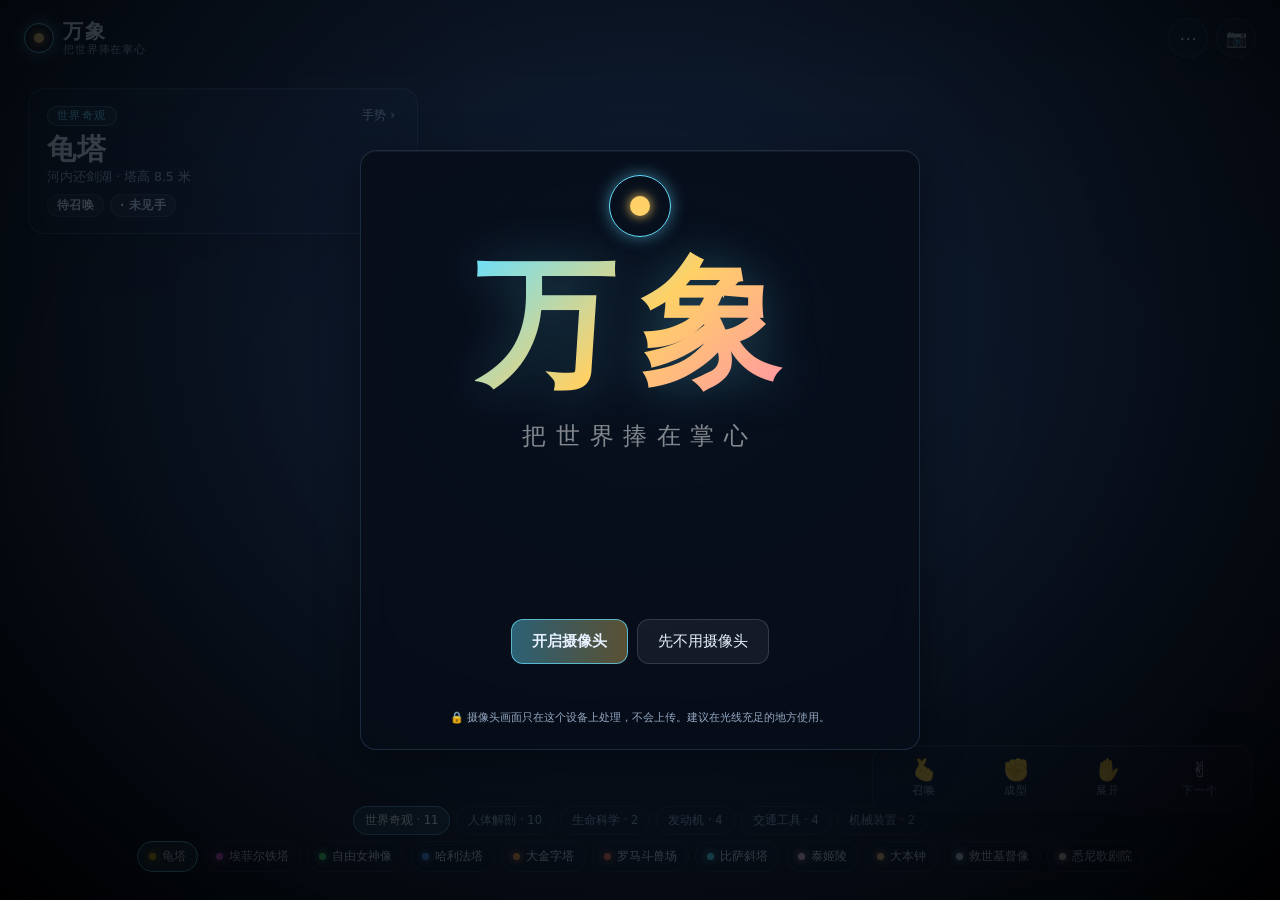
<file: index.html>
<!doctype html>
<html lang="zh-CN">
<head>
  <meta charset="utf-8">
  <meta name="viewport" content="width=device-width, initial-scale=1, viewport-fit=cover">
  <title>万象 · 把世界捧在掌心</title>
  <meta name="description" content="在手机摄像头前摊开手掌，把世界奇观、人体器官、发动机与机械装置化作万千光点，捏合、旋转、拆开来看。">
  <meta name="theme-color" content="#03050a">
  <meta name="apple-mobile-web-app-capable" content="yes">
  <meta name="mobile-web-app-capable" content="yes">
  <meta name="apple-mobile-web-app-status-bar-style" content="black-translucent">
  <meta name="apple-mobile-web-app-title" content="万象">
  <link rel="manifest" href="manifest.webmanifest">
  <link rel="apple-touch-icon" href="icons/icon-180.png">
  <link rel="icon" href="data:image/svg+xml,%3Csvg xmlns='http://www.w3.org/2000/svg' viewBox='0 0 64 64'%3E%3Ccircle cx='32' cy='32' r='22' fill='none' stroke='%2366e0ff' stroke-width='4'/%3E%3Ccircle cx='32' cy='32' r='8' fill='%23ffd166'/%3E%3C/svg%3E">
  <link rel="stylesheet" href="styles.css">
</head>
<body>
  <canvas id="gl" aria-label="粒子场景"></canvas>
  <canvas id="overlay" aria-hidden="true"></canvas>
  <video id="cam" playsinline muted></video>

  <header class="topbar">
    <div class="brand">
      <div class="logo" aria-hidden="true"><span></span></div>
      <div class="brand-text">
        <div class="brand-name">万象</div>
        <div class="brand-sub">把世界捧在掌心</div>
      </div>
    </div>
    <div class="top-actions">
      <button id="bMenu" class="round" aria-label="更多工具" title="更多工具">⋯</button>
      <button id="bCam" class="round" aria-label="开关摄像头" title="开关摄像头">📷</button>
    </div>
  </header>

  <section class="now-card glass">
    <div class="now-head">
      <span class="cat" id="cat">世界奇观</span>
      <button id="bPanel" class="ghost" aria-label="手势与设置">手势 <span aria-hidden="true">›</span></button>
    </div>
    <h1 id="name">龟塔</h1>
    <p id="fact" class="fact"></p>
    <div class="now-status">
      <span id="statePill" class="pill" data-state="idle">待召唤</span>
      <span id="posePill" class="pill pose"> · 未见手</span>
    </div>
  </section>

  <div id="bigTitle" class="big-title" aria-hidden="true"><div class="t"></div><div class="s"></div></div>

  <nav id="catalog" class="catalog" aria-label="模型列表">
    <div id="catTabs" class="tabs" role="tablist"></div>
    <div id="catChips" class="chips"></div>
  </nav>

  <div class="actions glass" role="group" aria-label="主要操作">
    <button id="bSnap" title="召唤 / 消散（空格）"><span aria-hidden="true">🫰</span><small>召唤</small></button>
    <button id="bForm" title="成型（F）"><span aria-hidden="true">✊</span><small>成型</small></button>
    <button id="bOpen" title="展开 / 合拢（O）"><span aria-hidden="true">✋</span><small>展开</small></button>
    <button id="bNext" title="下一个模型（V）"><span aria-hidden="true">✌</span><small>下一个</small></button>
  </div>

  <div id="backdrop" class="backdrop" hidden></div>

  <aside id="panel" class="sheet glass" hidden>
    <div class="sheet-head"><b>手势与设置</b><button class="x" data-close="panel" aria-label="关闭">✕</button></div>
    <div class="sheet-body">
      <section class="status">
        <div class="row"><span class="k">场景</span><span id="statePill2" class="pill" data-state="idle">待召唤</span></div>
        <div class="row"><span class="k">手势</span><span id="posePill2" class="pill pose"> · 未见手</span></div>
        <div class="sensitivity">
          <div class="sensitivity-head">
            <label class="k" for="gestureSensitivity">手势灵敏度</label>
            <select id="gestureSensitivity" aria-describedby="gestureSensitivityHint">
              <option value="standard" selected>标准</option>
              <option value="forgiving">更宽容</option>
            </select>
          </div>
          <div id="gestureSensitivityHint" class="hint">看不清手势时选「更宽容」，更容易被识别。</div>
        </div>
        <div class="meter">
          <div class="meter-head"><span class="k">手掌张开度</span><b id="openPct">0%</b></div>
          <div class="bar"><i id="openBar"></i></div>
        </div>
        <div id="explodeBox" class="meter explode" hidden>
          <div class="meter-head"><span class="k">拆解程度</span><b id="explodePct">0%</b></div>
          <input id="explodeSlider" type="range" min="0" max="100" value="0" aria-label="拆解程度">
          <div class="hint">张开手把它拆开，握拳再合拢。</div>
        </div>
      </section>
      <section>
        <div class="k">可以这样玩</div>
        <ul id="guide" class="guide"></ul>
      </section>
      <p class="hint privacy">🔒 摄像头画面只在这个设备上处理，不会上传。</p>
    </div>
  </aside>

  <section id="tools" class="sheet glass" hidden>
    <div class="sheet-head"><b>工具</b><button class="x" data-close="tools" aria-label="关闭">✕</button></div>
    <div class="sheet-body">
      <div id="stats" class="stats"></div>
      <div class="tool-grid">
        <button id="bLabels" class="tool on" title="部件名称"><span aria-hidden="true">🏷️</span><small>部件名</small></button>
        <button id="bRotate" class="tool on" title="自动旋转"><span aria-hidden="true">⟳</span><small>自动转</small></button>
        <button id="bHandRot" class="tool on" title="转动手腕带动模型"><span aria-hidden="true">🔄</span><small>手转</small></button>
        <button id="bCut" class="tool" title="剖面"><span aria-hidden="true">✂</span><small>剖面</small></button>
        <button id="bQuiz" class="tool" title="找部件小测验"><span aria-hidden="true">🎓</span><small>测验</small></button>
        <button id="bVoice" class="tool" title="语音控制与朗读"><span aria-hidden="true">🎤</span><small>语音</small></button>
        <button id="bRec" class="tool" title="录制视频"><span aria-hidden="true">⏺</span><small>录制</small></button>
        <button id="bDemo" class="tool" title="播放演示"><span aria-hidden="true">▶</span><small>演示</small></button>
        <button id="bHelp" class="tool" title="手势与按键说明"><span aria-hidden="true">?</span><small>说明</small></button>
      </div>
    </div>
  </section>

  <section id="help" class="sheet glass" hidden>
    <div class="sheet-head"><b>手势与按键</b><button class="x" data-close="help" aria-label="关闭">✕</button></div>
    <div class="sheet-body help-body">
      <p><b>🫰 打响指</b> 拇指贴住中指，再让中指向掌心弹下。也可点底栏「召唤 / 消散」。</p>
      <p><b>✊ 握拳</b> 让光点汇聚成型</p>
      <p><b>✋ 张开手掌</b> 奇观会变成下一个；器官、发动机和车会拆开，露出内部</p>
      <p><b>🔄 转动手腕</b> 转动模型；抬高或放低可以俯仰</p>
      <p><b>🙌 两只手</b> 分开或靠拢，缩放模型</p>
      <p><b>☝ 指向部件</b> 停留片刻查看名称与说明；<b>🤏 捏合</b> 把它抽出来</p>
      <p><b>✌ 剪刀手</b> 直接跳到下一个模型</p>
      <p class="hint">没有摄像头也能玩：下方四个按钮、拖动旋转、双指缩放都可以操作。</p>
      <p class="hint">键盘：空格 召唤 · F 成型 · O 展开 · V 下一个 · E 拆解 · X 剖面 · Q 测验 · H 说明。</p>
      <p class="hint"><a href="archive/four-seasons/index.html">旧站存档 · 四季情书</a></p>
    </div>
  </section>

  <section id="partCard" class="part-card glass" hidden aria-live="polite">
    <div class="phead"><i class="swatch"></i><span class="pname"></span><button id="partClose" class="x" title="关闭（Esc）">✕</button></div>
    <div class="pinfo"></div>
    <div class="pmodel"></div>
    <div class="pactions"><button id="partPull">🤏 抽出来</button><button id="partSpeak">🔊 朗读</button></div>
    <div class="phint">用 ☝ 指向另一个部件 · 🤏 捏合把它抽出来</div>
  </section>

  <section id="quiz" class="quiz glass" hidden aria-live="polite">
    <div class="q"></div><div class="qs"></div><div class="qf"></div>
    <button id="quizStop" class="x" title="结束测验（Q）">✕</button>
  </section>

  <div id="toast" class="toast" role="status" aria-live="polite"></div>

  <div id="start" class="start">
    <div class="start-card glass">
      <div class="logo big" aria-hidden="true"><span></span></div>
      <h1 class="hero-title">万象</h1>
      <p class="hero-sub">把世界捧在掌心</p>
      <div class="start-buttons">
        <button id="bStartCam" class="primary">开启摄像头</button>
        <button id="bStartNoCam">先不用摄像头</button>
      </div>
      <p id="startMsg" class="start-msg"></p>
      <p class="privacy">🔒 摄像头画面只在这个设备上处理，不会上传。建议在光线充足的地方使用。</p>
    </div>
  </div>

  <script type="module" src="src/app.js"></script>
</body>
</html>
</file>
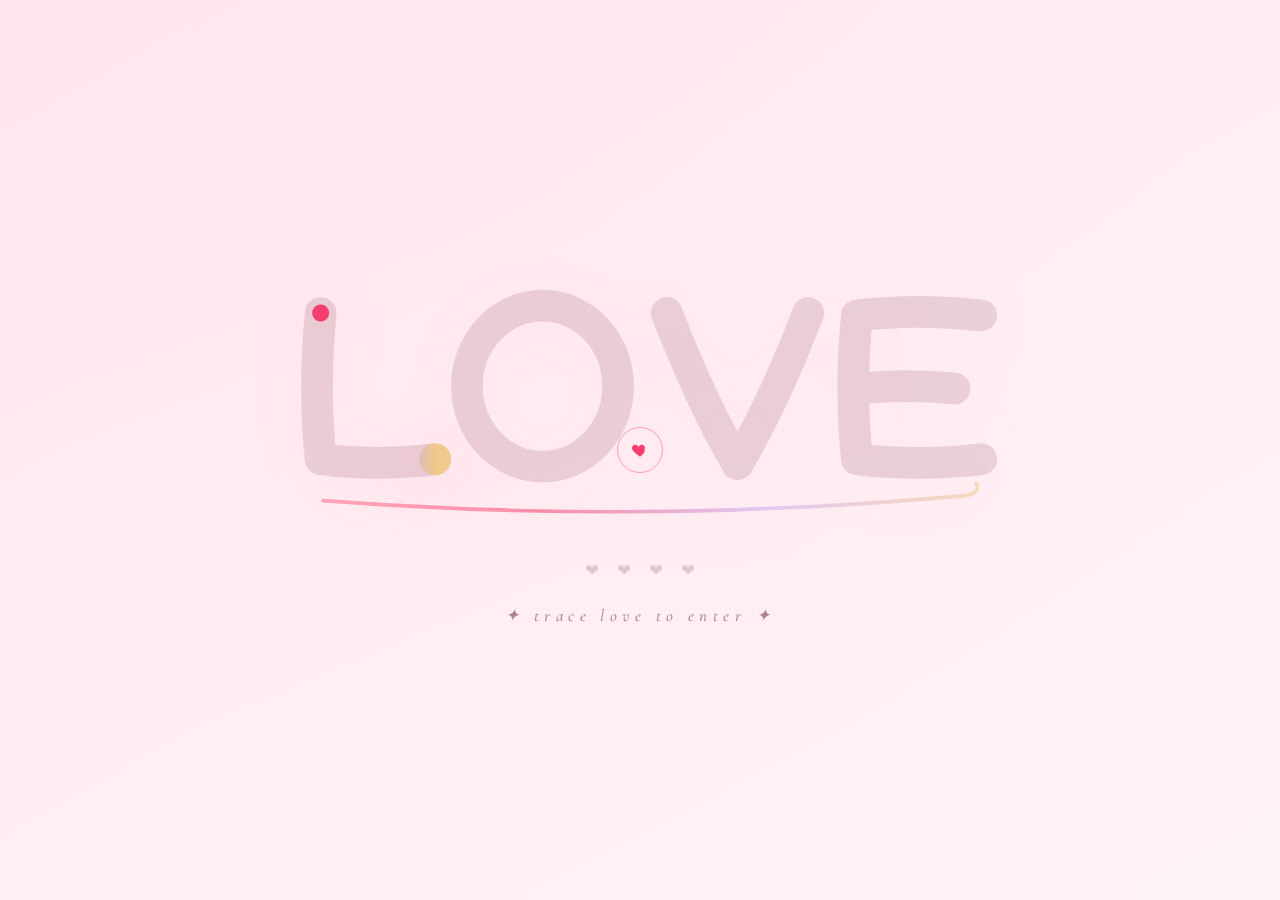
<file: archive/four-seasons/index.html>
<!DOCTYPE html>
<html lang="en">
<head>
<meta charset="UTF-8" />
<meta name="viewport" content="width=device-width, initial-scale=1.0" />
<title>🌙</title>
<link rel="stylesheet" href="fonts/fonts.css" />
<style>
  :root {
    --blush: #fff5f7;
    --rose-1: #ffd6e0;
    --rose-2: #ffc3d0;
    --lilac: #eadcf7;
    --peach: #ffe0cc;
    --mint:  #d9f1e8;
    --accent: #ff6b8a;
    --accent-deep: #f43f6e;
    --ink: #7a3b4a;
    --ink-soft: #b76a7e;
  }

  * { margin: 0; padding: 0; box-sizing: border-box; }

  html, body {
    height: 100%;
    overflow: hidden;
    background: var(--blush);
    font-family: "Cormorant Garamond", "Georgia", serif;
    color: var(--ink);
    -webkit-font-smoothing: antialiased;
    cursor: none;
    touch-action: none;
    -webkit-user-select: none;
    user-select: none;
    -webkit-touch-callout: none;
  }

  /* ============ 第 0 层：被揭示的世界 = 彩色 99 场 ============ */
  .world { position: fixed; inset: 0; overflow: hidden; z-index: 0; }

  .aurora {
    position: absolute; inset: -20%;
    background:
      radial-gradient(40% 50% at 20% 20%, var(--rose-1) 0%, transparent 60%),
      radial-gradient(45% 55% at 80% 25%, var(--lilac) 0%, transparent 60%),
      radial-gradient(50% 50% at 70% 80%, var(--rose-2) 0%, transparent 60%),
      radial-gradient(40% 55% at 15% 85%, var(--peach) 0%, transparent 55%),
      radial-gradient(45% 50% at 45% 45%, var(--mint) 0%, transparent 60%),
      linear-gradient(160deg, #fff0f3 0%, var(--blush) 100%);
    filter: saturate(1.05);
    animation: auroraDrift 26s ease-in-out infinite alternate;
  }
  @keyframes auroraDrift {
    0% { transform: translate3d(0,0,0) scale(1); }
    50% { transform: translate3d(2%,-1%,0) scale(1.06); }
    100% { transform: translate3d(-2%,1%,0) scale(1.03); }
  }

  .nines { position: absolute; inset: 0; }
  .nine {
    position: absolute;
    font-weight: 600;
    line-height: 1;
    user-select: none;
    transform-origin: center;
  }

  .eyebrow {
    position: absolute;
    left: 0; right: 0; bottom: 34px;
    text-align: center;
    letter-spacing: 0.5em;
    font-size: 13px;
    text-transform: uppercase;
    color: rgba(122,59,74,0.5);
  }

  /* ============ 第 1 层：磨砂玻璃盖（鼠标划过才显示） ============ */
  .frost {
    position: fixed; inset: 0; z-index: 3;
    background:
      linear-gradient(150deg, rgba(255,229,236,0.93), rgba(255,244,247,0.97)),
      radial-gradient(circle at 50% 40%, #ffe4eb 0%, #fff5f7 70%);
    backdrop-filter: blur(6px);
    -webkit-backdrop-filter: blur(6px);
    -webkit-mask-image: radial-gradient(circle var(--r,150px) at var(--mx,-9999px) var(--my,-9999px), transparent 0px, transparent calc(var(--r,150px) - 26px), #000 var(--r,150px));
    mask-image: radial-gradient(circle var(--r,150px) at var(--mx,-9999px) var(--my,-9999px), transparent 0px, transparent calc(var(--r,150px) - 26px), #000 var(--r,150px));
    transition: opacity 1.2s ease;
  }
  .frost.melt { opacity: 0; pointer-events: none; }

  /* ============ 第 2 层：LOVE 常显 + 进度 + 提示 ============ */
  .love-wrap {
    position: fixed; inset: 0; z-index: 4;
    display: flex; flex-direction: column;
    align-items: center; justify-content: center;
    pointer-events: none;
  }

  .love-svg {
    width: min(94vw, 780px);
    height: auto;
    filter: drop-shadow(0 10px 30px rgba(244,63,110,0.18));
    transition: transform 1s cubic-bezier(.2,.7,.2,1), filter .8s ease;
  }
  .love-svg.done {
    transform: scale(1.06);
    filter: drop-shadow(0 14px 40px rgba(244,63,110,0.5));
  }
  .love-svg .ghost {
    fill: none;
    stroke: rgba(122,59,74,0.16);
    stroke-width: 26;
    stroke-linecap: round;
    stroke-linejoin: round;
  }
  .love-svg .ink {
    fill: none;
    stroke: url(#loveGrad);
    stroke-width: 26;
    stroke-linecap: round;
    stroke-linejoin: round;
    stroke-dasharray: 100;
    stroke-dashoffset: 100;
    transition: stroke-dashoffset .12s linear;
  }
  .love-svg .swash {
    fill: none;
    stroke: url(#loveGrad);
    stroke-width: 3;
    stroke-linecap: round;
    opacity: 0.55;
  }
  .start-dot {
    fill: var(--accent-deep);
    animation: startPulse 1.4s ease-in-out infinite;
    transform-box: fill-box;
    transform-origin: center;
  }
  @keyframes startPulse {
    0%, 100% { transform: scale(1); opacity: 0.9; }
    50% { transform: scale(1.7); opacity: 0.45; }
  }

  .progress {
    display: flex; gap: 18px;
    margin-top: 30px;
  }
  .p-dot {
    font-size: 17px;
    color: rgba(122,59,74,0.22);
    transition: color .35s ease, transform .35s cubic-bezier(.2,.7,.2,1);
  }
  .p-dot.on {
    color: var(--accent-deep);
    transform: scale(1.45);
  }

  .hint {
    margin-top: 24px;
    font-style: italic;
    font-size: 17px;
    letter-spacing: 0.32em;
    text-transform: lowercase;
    color: rgba(122,59,74,0.6);
    animation: hintPulse 2.6s ease-in-out infinite;
    transition: opacity .6s ease;
  }
  .hint.gone { opacity: 0; }
  @keyframes hintPulse {
    0%, 100% { opacity: 0.5; }
    50% { opacity: 1; }
  }

  /* ============ 自定义光标 ============ */
  .cursor-dot, .cursor-ring {
    position: fixed; top: 0; left: 0;
    pointer-events: none; z-index: 99;
    will-change: transform;
  }
  .cursor-dot {
    width: 18px; height: 18px;
    margin: -9px 0 0 -9px;
    color: var(--accent-deep);
    transition: opacity .3s ease;
  }
  .cursor-dot svg { width: 100%; height: 100%; display: block; }
  .cursor-ring {
    width: 46px; height: 46px;
    margin: -23px 0 0 -23px;
    border-radius: 50%;
    border: 1px solid rgba(244,63,110,0.45);
    transition: transform .25s cubic-bezier(.2,.7,.2,1), border-color .3s, opacity .3s;
  }
  .cursor-ring.ink {
    transform: scale(0.7);
    border-color: rgba(244,63,110,0.9);
    background: rgba(255,107,138,0.12);
  }

  @media (hover: none) {
    html, body { cursor: auto; }
    .cursor-dot, .cursor-ring { display: none; }
    .frost { --r: 120px; }
    .hint { font-size: 15px; letter-spacing: 0.24em; }
  }
  @media (prefers-reduced-motion: reduce) {
    * { animation: none !important; transition: none !important; }
  }
</style>
</head>
<body>

  <!-- 第 0 层：彩色 99 场 -->
  <div class="world">
    <div class="aurora"></div>
    <div class="nines" id="nines"></div>
    <div class="eyebrow">for the one i love</div>
  </div>

  <!-- 第 1 层：磨砂玻璃 -->
  <div class="frost" id="frost"></div>

  <!-- 第 2 层：LOVE + 进度 + 提示 -->
  <div class="love-wrap" id="loveWrap">
    <svg class="love-svg" id="loveSvg" viewBox="0 0 640 210" fill="none">
      <defs>
        <linearGradient id="loveGrad" x1="0" y1="0" x2="1" y2="0">
          <stop offset="0" stop-color="#ff6b8a"/>
          <stop offset="0.34" stop-color="#f43f6e"/>
          <stop offset="0.67" stop-color="#c7a8f0"/>
          <stop offset="1" stop-color="#f0c98c"/>
        </linearGradient>
      </defs>
      <g class="ghost" id="ghostG"></g>
      <g class="ink" id="inkG"></g>
      <path class="swash" d="M 60 186 Q 320 206 585 182 Q 600 180 596 172" />
      <circle class="start-dot" id="startDot" r="7" cx="0" cy="0" />
    </svg>
    <div class="progress" id="progress"></div>
    <div class="hint" id="hint">&#10022; trace LOVE to enter &#10022;</div>
  </div>

  <!-- 自定义光标 -->
  <div class="cursor-dot" id="cursorDot">
    <svg viewBox="0 0 24 24" fill="currentColor">
      <path d="M12 21s-7.5-4.9-10-9.2C.4 8.6 2.2 5 5.5 5c2 0 3.4 1.1 4.5 2.6C11.1 6.1 12.5 5 14.5 5c3.3 0 5.1 3.6 3.5 6.8C19.5 16.1 12 21 12 21z"/>
    </svg>
  </div>
  <div class="cursor-ring" id="cursorRing"></div>

<script>
(function () {
  // ============ 1. 彩色 99 场 ============
  var PALETTE = [
    "#ff6b8a","#ff8fa3","#ff9bb3","#ffb3c1","#ffc3d0",
    "#ff8a70","#ffb88c","#f0c98c","#c7a8f0","#b49be8",
    "#8fd6b5","#9bc9f0","#f48fb1","#e88cb0"
  ];
  var ninesEl = document.getElementById("nines");

  function buildNines() {
    ninesEl.innerHTML = "";
    var gap = 78;
    var cols = Math.ceil(innerWidth / gap) + 2;
    var rows = Math.ceil(innerHeight / gap) + 2;
    var frag = document.createDocumentFragment();
    for (var r = 0; r < rows; r++) {
      for (var c = 0; c < cols; c++) {
        var el = document.createElement("div");
        el.className = "nine";
        el.textContent = "99";
        var size = 20 + Math.random() * 52;
        var x = c * gap + (Math.random() - 0.5) * 70;
        var y = r * gap + (Math.random() - 0.5) * 70;
        el.style.left = x + "px";
        el.style.top = y + "px";
        el.style.fontSize = size + "px";
        el.style.color = PALETTE[Math.floor(Math.random() * PALETTE.length)];
        el.style.opacity = (0.45 + Math.random() * 0.5).toFixed(2);
        el.style.transform = "rotate(" + ((Math.random() - 0.5) * 40).toFixed(1) + "deg)";
        frag.appendChild(el);
      }
    }
    ninesEl.appendChild(frag);
  }
  buildNines();
  var resizeTimer;
  window.addEventListener("resize", function () {
    clearTimeout(resizeTimer);
    resizeTimer = setTimeout(buildNines, 200);
  });

  // ============ 2. LOVE 粗笔画路径（圆润手写风，方便临摹） ============
  var LETTER_D = {
    L: "M 58 32 Q 52 95 58 152 Q 105 158 152 152",
    O: "M 302 92 A 62 66 0 1 1 178 92 A 62 66 0 1 1 302 92",
    V: "M 342 32 Q 370 105 400 156 Q 430 105 458 32",
    E: "M 600 34 Q 548 28 498 34 Q 492 94 498 152 Q 548 158 600 152 M 498 94 Q 540 90 578 94"
  };
  var ORDER = ["L", "O", "V", "E"];
  var NS = "http://www.w3.org/2000/svg";
  var ghostG = document.getElementById("ghostG");
  var inkG = document.getElementById("inkG");
  var loveSvg = document.getElementById("loveSvg");
  var progressEl = document.getElementById("progress");
  var startDot = document.getElementById("startDot");

  var letters = {};
  var currentIdx = 0;
  var isTouch = window.matchMedia("(hover: none)").matches;
  var THR = isTouch ? 34 : 26;           // 手指比鼠标粗，容差放大
  var DONE_FRAC = isTouch ? 0.72 : 0.78; // 手机上描到约七成就行

  ORDER.forEach(function (k, i) {
    var d = LETTER_D[k];
    var g = document.createElementNS(NS, "path");
    g.setAttribute("d", d);
    ghostG.appendChild(g);

    var p = document.createElementNS(NS, "path");
    p.setAttribute("d", d);
    p.setAttribute("pathLength", "100");
    inkG.appendChild(p);

    var total = p.getTotalLength();
    var samples = [];
    var N = 48;
    for (var s = 0; s <= N; s++) {
      var pt = p.getPointAtLength(total * s / N);
      samples.push({ x: pt.x, y: pt.y, done: false });
    }
    letters[k] = { el: p, samples: samples, done: 0, total: N + 1, complete: false };

    var dot = document.createElement("span");
    dot.className = "p-dot";
    dot.innerHTML = "&#10084;";
    progressEl.appendChild(dot);
  });

  function placeStartDot() {
    if (currentIdx >= ORDER.length) {
      startDot.style.display = "none";
      return;
    }
    var sm = letters[ORDER[currentIdx]].samples[0];
    startDot.setAttribute("cx", sm.x);
    startDot.setAttribute("cy", sm.y);
  }
  placeStartDot();

  function clientToSvg(cx, cy) {
    var m = loveSvg.getScreenCTM();
    if (!m) return null;
    var pt = loveSvg.createSVGPoint();
    pt.x = cx; pt.y = cy;
    return pt.matrixTransform(m.inverse());
  }

  function updateInk(k) {
    var rec = letters[k];
    var frac = rec.done / rec.total;
    rec.el.setAttribute("stroke-dashoffset", (100 * (1 - frac)).toFixed(2));
    if (frac >= DONE_FRAC && !rec.complete) {
      rec.complete = true;
      rec.el.setAttribute("stroke-dashoffset", "0");
      var dot = progressEl.children[currentIdx];
      if (dot) dot.classList.add("on");
      currentIdx++;
      placeStartDot();
      if (currentIdx >= ORDER.length) succeed();
    }
  }

  function cover(pts) {
    if (currentIdx >= ORDER.length) return;
    var rec = letters[ORDER[currentIdx]];
    if (rec.complete) return;
    var changed = false;
    for (var i = 0; i < rec.samples.length; i++) {
      var sm = rec.samples[i];
      if (sm.done) continue;
      for (var j = 0; j < pts.length; j++) {
        var dx = sm.x - pts[j].x, dy = sm.y - pts[j].y;
        if (dx * dx + dy * dy < THR * THR) {
          sm.done = true;
          rec.done++;
          changed = true;
          break;
        }
      }
    }
    if (changed) updateInk(ORDER[currentIdx]);
  }

  // ============ 3. 光标 + 揭示 + 描红 ============
  var frost = document.getElementById("frost");
  var hint = document.getElementById("hint");
  var dot = document.getElementById("cursorDot");
  var ring = document.getElementById("cursorRing");

  var dotX = innerWidth / 2, dotY = innerHeight / 2;
  var ringX = dotX, ringY = dotY;
  var mouseX = dotX, mouseY = dotY;
  var lastPt = null;
  var succeeded = false;

  function lerp(a, b, t) { return a + (b - a) * t; }
  function tickCursor() {
    dotX = lerp(dotX, mouseX, 0.9);
    dotY = lerp(dotY, mouseY, 0.9);
    ringX = lerp(ringX, mouseX, 0.22);
    ringY = lerp(ringY, mouseY, 0.22);
    dot.style.transform = "translate3d(" + dotX + "px," + dotY + "px,0)";
    ring.style.transform = "translate3d(" + ringX + "px," + ringY + "px,0)";
    requestAnimationFrame(tickCursor);
  }
  tickCursor();

  function setLight(x, y) {
    frost.style.setProperty("--mx", x + "px");
    frost.style.setProperty("--my", y + "px");
  }

  function succeed() {
    if (succeeded) return;
    succeeded = true;
    loveSvg.classList.add("done");
    hint.classList.add("gone");
    frost.classList.add("melt");
    ring.classList.add("ink");
    setTimeout(function () {
      window.location.href = "home.html";
    }, 1400);
  }

  function onMove(e) {
    if (e.isPrimary === false) return; // 忽略多指
    mouseX = e.clientX;
    mouseY = e.clientY;
    setLight(e.clientX, e.clientY);

    var svgPt = clientToSvg(e.clientX, e.clientY);
    if (!svgPt) return;

    var pts = [svgPt];
    if (lastPt) {
      var dx = svgPt.x - lastPt.x, dy = svgPt.y - lastPt.y;
      var dist = Math.sqrt(dx * dx + dy * dy);
      var steps = Math.max(1, Math.floor(dist / 6));
      for (var s = 1; s < steps; s++) {
        pts.push({ x: lastPt.x + dx * s / steps, y: lastPt.y + dy * s / steps });
      }
    }
    lastPt = svgPt;
    cover(pts);
  }

  window.addEventListener("pointermove", onMove);
  window.addEventListener("pointerdown", onMove);
  window.addEventListener("pointerup", function () { lastPt = null; });
  window.addEventListener("pointercancel", function () { lastPt = null; });
})();
</script>
</body>
</html>
</file>
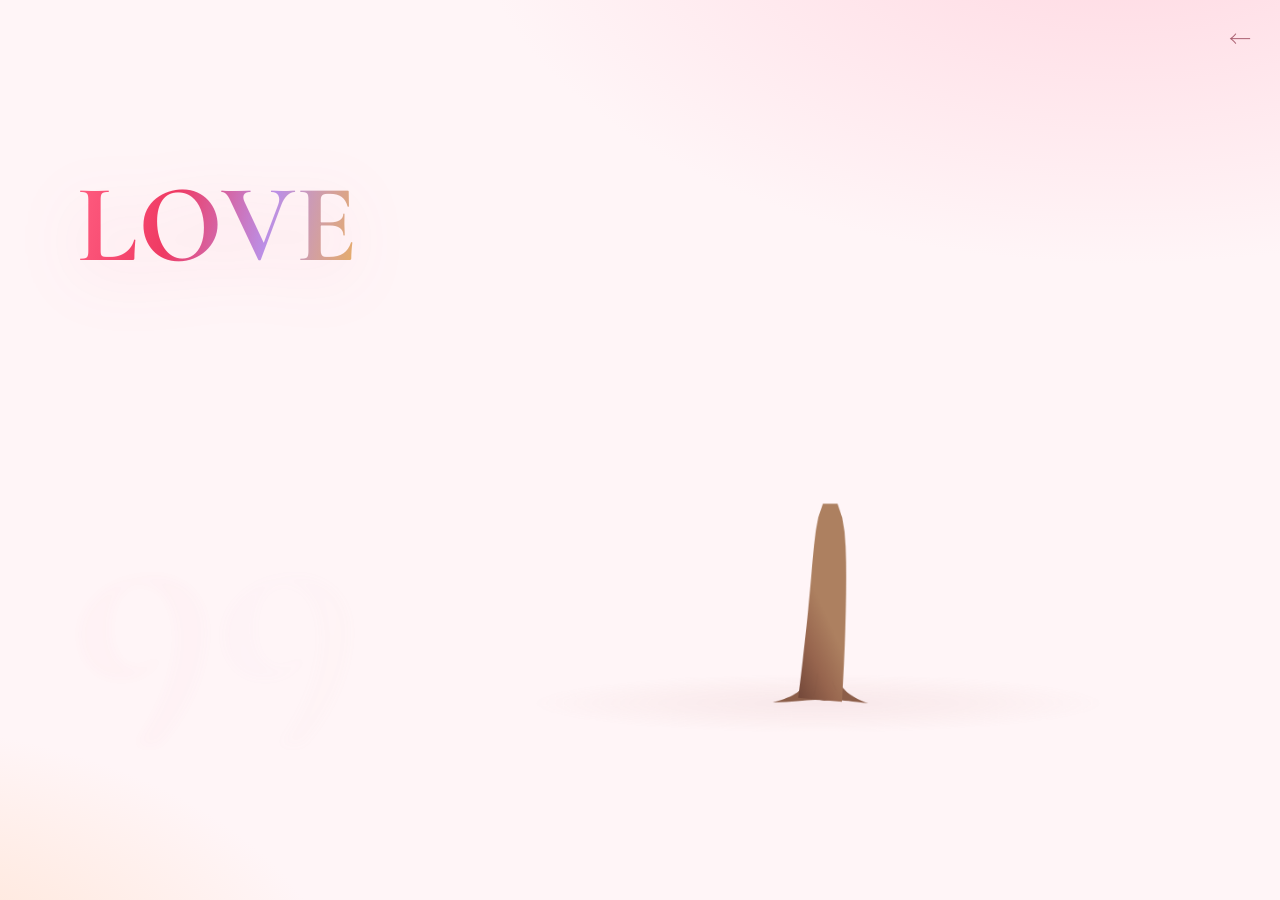
<file: home.html>
<!DOCTYPE html>
<html lang="zh-CN">
<head>
  <meta charset="UTF-8" />
  <meta name="viewport" content="width=device-width, initial-scale=1.0, viewport-fit=cover" />
  <title>🌙</title>
  <meta name="description" content="张悦，今天是我们认识的第99天。一棵心形花树慢慢长大。" />
  <meta name="theme-color" content="#fff5f7" />
  <meta property="og:title" content="张悦 · 第99天" />
  <meta property="og:description" content="一棵心形花树慢慢长大。" />
  <meta property="og:type" content="website" />
  <link rel="stylesheet" href="fonts/fonts.css" />
  <style>
    :root{
      --blush:#fff5f7;
      --rose-1:#ffd6e0;
      --rose-2:#ffc3d0;
      --peach:#ffe0cc;
      --accent:#ff6b8a;
      --accent-deep:#f43f6e;
      --crimson:#be1a25;
      --ink:#5c2230;
      --ink-soft:#a85d6e;
      --serif:"Noto Serif SC","Songti SC",serif;
      --latin:"Cormorant Garamond",serif;
      --brush:"Ma Shan Zheng","Noto Serif SC",serif;
    }
    *{box-sizing:border-box;margin:0;padding:0;}
    html{-webkit-text-size-adjust:100%;}
    body{
      font-family:var(--serif);
      color:var(--ink);
      background:
        radial-gradient(1100px 620px at 88% -12%, var(--rose-1) 0%, transparent 60%),
        radial-gradient(900px 520px at -12% 112%, var(--peach) 0%, transparent 55%),
        var(--blush);
      line-height:1.8;
      overflow-x:hidden;
    }
    body::before{
      content:"";position:fixed;inset:0;pointer-events:none;opacity:0;
      background:
        radial-gradient(ellipse at 12% 3%, #fff5cc 0%, transparent 45%),
        radial-gradient(ellipse at 74% 101%, #d7ebc7 0%, transparent 59%),
        linear-gradient(154deg,#e5f3eb 0%,#f7fae9 63%,#eff4d6 100%);
      transition:opacity .65s cubic-bezier(.25,.7,.25,1);
    }
    body.summer::before{opacity:1;}
    .season-light{position:fixed;inset:0;pointer-events:none;}
    .season-light span{position:absolute;inset:0;opacity:0;transition:opacity .9s ease;}
    .season-light [data-light="fall"]{background:radial-gradient(ellipse at 80% 57%,#f5d39a80,transparent 63%),linear-gradient(146deg,#f4eee2,#f5e0c4);}
    .season-light [data-light="winter"]{background:radial-gradient(ellipse at 94% 37%,#f9e7cb85,transparent 54%),linear-gradient(146deg,#e1e9ef,#f3f6f5);}
    .season-light [data-light="spring"]{background:radial-gradient(ellipse at 83% 26%,#efc9bd75,transparent 55%),linear-gradient(146deg,#eff2e4,#fff3e5);}
    body[data-chapter="fall"] [data-light="fall"],
    body[data-chapter="winter"] [data-light="winter"],
    body[data-chapter="spring"] [data-light="spring"]{opacity:1;}
    body::after{
      content:"";position:fixed;inset:0;pointer-events:none;opacity:var(--twilight,0);
      background:radial-gradient(ellipse at 11% 53%,#efb99c 0%,transparent 39%),
        linear-gradient(160deg,#a3b7d2 0%,#d4d7e7 52%,#e0e8d4 100%);
    }

    /* 无障碍 */
    .skip{position:absolute;left:-9999px;top:0;z-index:99;background:var(--accent-deep);color:#fff;padding:12px 18px;border-radius:0 0 10px 0;font-size:15px;text-decoration:none;}
    .skip:focus{left:0;}
    :focus-visible{outline:3px solid var(--accent-deep);outline-offset:3px;border-radius:8px;}

    /* 返回（角落一枚，不抢戏） */
    .back{
      position:fixed;top:16px;right:18px;z-index:10;width:44px;height:44px;
      display:flex;align-items:center;justify-content:center;border-radius:50%;
      color:var(--ink-soft);text-decoration:none;font-size:22px;
      transition:background .18s ease,color .18s ease,transform .18s ease;
    }
    .back:hover{background:rgba(255,195,208,.4);color:var(--accent-deep);transform:translateX(-2px);}
    .summer .back{color:#49614d;}
    .summer .back:hover{background:#dce9cc;color:#284e3f;}

    /* 一屏铺满：字占 30%，树占 70% */
    .scene{
      position:relative;z-index:1;display:grid;grid-template-columns:minmax(0,3fr) minmax(0,7fr);
      grid-template-rows:minmax(0,1fr);
      height:100vh;height:100dvh;
      padding:clamp(16px,3vw,40px);
    }

    /* 左侧 30%：LOVE / 99 两行，占满树的左边 */
    .message{
      grid-area:1/1;
      display:flex;flex-direction:column;
      height:100%;min-height:0;
      padding:clamp(26px,6vh,64px) clamp(12px,1.6vw,26px) clamp(22px,5vh,54px) clamp(18px,3vw,52px);
    }
    .message[aria-hidden="true"]{pointer-events:none;}
    .autumn-message{transition:opacity .28s ease,transform .42s ease;}

    /* LOVE / 99 字标 */
    .lockup{
      flex:1 1 auto;min-height:0;width:100%;
      display:flex;flex-direction:column;justify-content:space-around;
    }
    .lock-line{
      display:flex;align-items:center;justify-content:flex-start;
      width:100%;min-width:0;
      filter:drop-shadow(0 14px 34px rgba(244,63,110,.16));
    }
    .love-word,.love-num{
      display:block;white-space:nowrap;
      font-family:var(--latin);line-height:.8;
      background-image:linear-gradient(103deg,#ff5d80 0%,#ef3a63 34%,#bb8fe6 67%,#e8ae62 100%);
      -webkit-background-clip:text;background-clip:text;
      -webkit-text-fill-color:transparent;color:var(--accent-deep);
    }
    .love-word{font-weight:700;font-size:clamp(44px,10vw,150px);letter-spacing:.012em;}
    .love-num{font-weight:600;font-style:italic;font-size:clamp(64px,16vw,300px);letter-spacing:-.015em;}
    .summer .autumn-message{opacity:0;transform:translateY(-7px);}
    .summer .scene,.finale .scene{
      grid-template-columns:repeat(2,minmax(0,1fr));gap:clamp(8px,1.8vw,28px);
    }
    .summer-message{min-height:0;justify-content:center;padding:0;opacity:0;transform:translateY(5px);transition:opacity .45s .16s ease,transform .55s .16s ease;}
    .summer-message[aria-hidden="true"]{display:none;}
    .summer .summer-message{opacity:1;transform:none;}
    .poem{flex:none;width:100%;max-width:31em;outline-offset:4px;color:#284c3b;font-size:clamp(16px,1.55vw,23px);font-weight:600;line-height:1.46;}
    .poem-title{font:600 1.5em/1.15 var(--serif);color:var(--verse-accent,#1d634e);margin-bottom:.4em;}
    .poem:focus-visible{outline:1px solid currentColor;outline-offset:4px;border-radius:2px;}
    .poem p + p{margin-top:.75em;}
    .poem-line{
      display:block;line-break:strict;
      padding-inline-start:.45em;text-indent:-.45em;
      opacity:0;visibility:hidden;transform:translateY(4px);transition:opacity .8s ease,transform .8s ease;
    }
    .poem-line.visible{opacity:1;visibility:visible;transform:none;}
    .poem p:last-child .poem-line:last-child{color:#1d634e;}
    .poem[data-season="fall"]{color:#543921;}
    .poem[data-season="winter"]{color:#304654;}
    .poem[data-season="spring"]{color:#36483d;}
    .poem[data-season] .poem-line.is-current{color:var(--verse-accent,#1d634e);}
    body[data-chapter="fall"]{--verse-accent:#923d26;}
    body[data-chapter="winter"]{--verse-accent:#476e8a;}
    body[data-chapter="spring"]{--verse-accent:#a24858;}

    /* 结尾：夜色里回到心形花树 */
    .night{
      position:fixed;inset:0;z-index:0;pointer-events:none;opacity:0;
      background:radial-gradient(ellipse at 62% 72%,#5c34427d,transparent 62%),
        linear-gradient(168deg,#101427 0%,#191b36 32%,#2a2244 60%,#402a41 84%,#53313f 100%);
      transition:opacity 1.8s ease;
    }
    .finale .night{opacity:1;}
    .finale-flash{
      position:fixed;inset:0;z-index:40;pointer-events:none;opacity:0;
      background:radial-gradient(circle at 64% 44%,rgba(255,248,232,.95),rgba(255,214,196,.42) 26%,rgba(255,214,196,0) 58%);
    }
    .finale .finale-flash{animation:finaleFlash 1.6s ease-out both;}
    @keyframes finaleFlash{
      0%{opacity:0;transform:scale(.92);}
      20%{opacity:.78;}
      100%{opacity:0;transform:scale(1.16);}
    }
    .finale-message{display:none;}
    .finale .finale-message{display:flex;}
    .finale .autumn-message{opacity:0;transform:translateY(-8px);}
    .finale .season-light{opacity:0;}
    .finale-lines{display:flex;flex:1 1 auto;flex-direction:column;justify-content:center;width:100%;min-height:0;}
    .finale-line{
      display:block;white-space:nowrap;
      font-family:var(--serif);font-weight:600;
      font-size:clamp(50px,7vw,124px);line-height:1.28;letter-spacing:.1em;
      color:#fff2e6;
      text-shadow:0 12px 42px rgba(255,154,176,.34),0 2px 12px rgba(16,12,34,.55);
    }
    .finale-line + .finale-line{color:#ffd8d4;margin-top:.06em;}
    .finale-heart{
      display:block;flex:none;width:min(94%,350px,40dvh);height:auto;
      margin-top:clamp(12px,2.5vh,28px);align-self:flex-start;
      filter:drop-shadow(0 8px 30px #e3658e54);
    }
    .finale .finale-line{animation:finaleLineIn 1.5s cubic-bezier(.22,.8,.24,1) both;}
    .finale .finale-heart{animation:finaleHeartIn 1.7s 3.25s cubic-bezier(.22,.8,.24,1) both;}
    .finale .finale-line:nth-child(1){animation-delay:2.05s;}
    .finale .finale-line:nth-child(2){animation-delay:2.8s;}
    @keyframes finaleLineIn{
      from{opacity:0;transform:translateY(20px);filter:blur(10px);}
      to{opacity:1;transform:none;filter:blur(0);}
    }
    @keyframes finaleHeartIn{
      from{opacity:0;transform:translateY(8px) scale(.93);}
      to{opacity:1;transform:none;}
    }
    .finale .back{color:#f2ddc9;}
    .finale .back:hover{background:rgba(255,226,206,.16);color:#fff3e6;}
    /* 右半：树铺满右边（JS 按右栏最大化适配，保持比例不变形） */
    .tree-wrap{grid-area:1/2;position:relative;display:flex;align-items:center;justify-content:center;height:100%;width:100%;min-height:0;}
    .stage{position:relative;}
    #canvas{position:absolute;inset:0;width:100%;height:100%;display:block;}
    .season-trigger{
      position:absolute;inset:0;border:0;background:none;font:inherit;color:#884758;pointer-events:none;
      opacity:0;transition:opacity .32s ease;
    }
    .season-trigger::before{
      content:"";position:absolute;inset:0;
      clip-path:polygon(18% 28%,23% 11%,34% 4%,43% 6%,50% 16%,57% 6%,66% 4%,77% 11%,82% 28%,80% 44%,70% 58%,58% 72%,54% 85%,53% 94%,47% 94%,48% 81%,43% 73%,30% 58%,20% 44%);
    }
    .season-trigger:not(:disabled){opacity:1;}
    .season-trigger:not(:disabled)::before{pointer-events:auto;cursor:pointer;}
    .season-trigger:focus-visible{outline:2px solid rgba(190,26,37,.45);outline-offset:-4px;border-radius:24px;}
    .summer .season-trigger{color:var(--verse-accent,#345b47);}
    .summer .season-trigger::before{
      clip-path:polygon(17% 37%,19% 25%,28% 16%,46% 10%,65% 13%,83% 25%,85% 43%,
        74% 55%,57% 64%,55% 91%,45% 94%,45% 66%,29% 59%);
    }
    .summer[data-portrait="true"] .season-trigger::before{
      clip-path:polygon(3% 43%,16% 33%,41% 31%,69% 32%,91% 42%,98% 51%,83% 57%,
        60% 64%,55% 74%,45% 75%,46% 63%,23% 59%,5% 54%);
    }

    /* 桌面：数字的斜体左边距略作光学对齐（与 LOVE 左缘齐平） */
    @media (min-width:821px){
      .love-num{margin-left:-.02em;}
    }

    /* 树的整体入场（一次，轻柔） */
    [data-enter]{opacity:0;animation:enter 1s cubic-bezier(.22,1,.36,1) forwards;}
    @keyframes enter{to{opacity:1;}}

    /* 竖屏保留原转屏提示，横屏进入爱心树和四季 */
    @media (max-width:820px) and (max-aspect-ratio:1/1){
      .scene{grid-template-columns:minmax(0,1fr);grid-template-rows:auto minmax(0,1fr);padding-top:56px;gap:8px;}
      .message{height:auto;text-align:center;align-items:center;padding:4px 16px 0;}
      .lockup{flex:0 0 auto;height:auto;justify-content:center;gap:2px;}
      .lock-line{justify-content:center;}
      .love-word{font-size:clamp(48px,16vw,72px);}
      .love-num{font-size:clamp(64px,24vw,108px);}
      .summer .scene,.finale .scene{
        grid-template-rows:minmax(0,1fr);
        padding:max(12px,env(safe-area-inset-top)) max(10px,env(safe-area-inset-right))
          max(12px,env(safe-area-inset-bottom)) max(10px,env(safe-area-inset-left));
      }
      .summer .tree-wrap,.finale .tree-wrap{grid-area:1/2;}
      .summer-message{height:100%;padding:0;text-align:left;}
      .poem{font-size:clamp(16px,4.1vw,20px);line-height:1.34;}
      .tree-wrap{grid-area:2/1;}
      .finale .finale-message{height:100%;padding:0;text-align:left;}
      .finale-line{font-size:clamp(33px,10vw,72px);letter-spacing:.08em;}
    }
    @media (max-width:360px) and (max-aspect-ratio:1/1){
      .poem{line-height:1.28;}
    }
    /* 横屏手机收紧外边距，给诗和树留出高度 */
    @media (min-aspect-ratio:1/1) and (max-height:520px){
      .scene{grid-template-columns:minmax(0,38fr) minmax(0,62fr);padding:8px clamp(8px,1.4vw,16px);gap:6px;}
      .message{padding:4px 2px;}
      .summer .scene{
        padding-block:max(8px,env(safe-area-inset-top)) max(8px,env(safe-area-inset-bottom));
        padding-inline:max(12px,env(safe-area-inset-left),env(safe-area-inset-right));
        gap:clamp(8px,1.8vw,18px);
      }
      .summer-message{padding:0;container-type:size;min-width:0;}
      .poem{
        height:100%;max-width:none;display:flex;flex-direction:column;
        font-size:min(calc(99.7cqw / var(--longest-verse)),4.7cqh);
        font-weight:400;line-height:1.25;
      }
      .poem-title{flex:none;text-align:center;margin-bottom:.45em;}
      .poem p{flex:var(--line-count) 1 0;display:grid;grid-auto-rows:1fr;align-items:center;}
      .poem p + p{margin-top:.45em;}
      .poem-line{white-space:nowrap;padding:0;text-indent:0;}

      .back{top:8px;right:8px;width:36px;height:36px;font-size:19px;}
      .finale .finale-message{padding:4px 6px;}
      .finale-line{font-size:clamp(34px,5vw,64px);}
    }
    /* 竖屏提示：手机上竖屏装不下这棵树，先把手机转过来 */
    .rotate-gate{
      position:fixed;inset:0;z-index:90;display:none;flex-direction:column;
      align-items:center;justify-content:center;gap:20px;text-align:center;
      padding:32px 28px calc(32px + env(safe-area-inset-bottom));
      background:
        radial-gradient(120% 78% at 50% 0%,rgba(255,255,255,.92),rgba(255,255,255,0) 62%),
        linear-gradient(180deg,#fff6f8 0%,#fde9ef 58%,#fbe2ea 100%);
    }
    .rotate-gate .phone{
      position:relative;width:54px;height:92px;border-radius:11px;
      border:2.5px solid rgba(191,106,124,.55);
      animation:phoneTurn 3.6s cubic-bezier(.55,.02,.2,1) infinite;
    }
    .rotate-gate .phone::before{
      content:"";position:absolute;left:50%;top:8px;transform:translateX(-50%);
      width:16px;height:3px;border-radius:2px;background:rgba(191,106,124,.55);
    }
    .rotate-gate .phone::after{
      content:"";position:absolute;left:50%;bottom:7px;transform:translateX(-50%);
      width:7px;height:7px;border-radius:50%;background:rgba(191,106,124,.38);
    }
    @keyframes phoneTurn{
      0%,12%{transform:rotate(0deg) scale(1);}
      44%,74%{transform:rotate(-90deg) scale(.94);}
      100%{transform:rotate(0deg) scale(1);}
    }
    .rotate-gate .title{
      margin:0;font-family:var(--serif);font-weight:600;font-size:21px;
      letter-spacing:.16em;color:#a8576a;
    }
    .rotate-gate .hint{
      margin:0;font-family:var(--serif);font-size:12px;line-height:1.7;
      letter-spacing:.04em;color:#8a5b66;opacity:.46;
    }
    @media (max-width:820px) and (max-aspect-ratio:1/1){
      .rotate-gate{display:flex;}
      .rotate-gate .title{font-size:clamp(19px,5.4vw,23px);}
    }
    @media (prefers-reduced-motion:reduce){
      *,*::before,*::after{animation-duration:.001ms !important;animation-iteration-count:1 !important;transition-duration:.001ms !important;}
      [data-enter]{opacity:1;}
      .message .rv{opacity:1 !important;transform:none !important;filter:none !important;}
      .finale .finale-line,.finale .finale-heart{animation-delay:0s !important;}
    }
  </style>
</head>
<body>
  <div class="season-light" aria-hidden="true"><span data-light="fall"></span><span data-light="winter"></span><span data-light="spring"></span></div>
  <div class="night" aria-hidden="true"></div>
  <div class="finale-flash" aria-hidden="true"></div>
  <div class="rotate-gate">
    <div class="phone" aria-hidden="true"></div>
    <p class="title">把手机横过来</p>
    <p class="hint">若手机锁了竖屏，先关掉方向锁定</p>
  </div>
  <a class="skip" href="#l1">跳到正文</a>
  <a class="back" href="index.html" aria-label="回到进入页" title="回到进入页">←</a>

  <main class="scene">
    <div class="message autumn-message" id="autumnMessage">
      <div class="lockup" id="lockup">
        <span class="lock-line"><span class="love-word rv" id="l1">LOVE</span></span>
        <span class="lock-line"><span class="love-num rv" id="days">99</span></span>
      </div>
    </div>
    <div class="message summer-message" id="summerMessage" aria-hidden="true">
      <div class="poem" id="summerPoem" tabindex="-1" aria-label="夏天的诗"></div>
    </div>

    <div class="message finale-message" id="finaleMessage" aria-hidden="true" tabindex="-1">
      <div class="finale-lines">
        <span class="finale-line">张悦</span>
        <span class="finale-line">我爱你</span>
        <canvas class="finale-heart" id="finaleHeart" width="560" height="460" aria-hidden="true"></canvas>
      </div>
    </div>

    <div class="tree-wrap" id="treeWrap" data-enter>
      <div class="stage" id="stage">
        <canvas id="canvas" width="960" height="680" role="img" aria-label="一棵开满心形花瓣的树，左边两个人依偎在一起"></canvas>
        <button type="button" class="season-trigger" id="seasonTrigger" aria-label="进入下一季" disabled></button>
      </div>
    </div>
  </main>

  <script src="season-poems.js?v=final14"></script>
  <script src="season-motion.js?v=final14"></script>
  <script src="letter.js?v=final14"></script>
  <script>
    /* ====== 想改天数，改这里 ====== */
    var CONFIG = { days: 99 };
    document.getElementById("days").textContent = CONFIG.days;

    /* 树按右栏最大化适配（保持 960:680 比例，铺满右边又不拉伸） */
    var stage = document.getElementById("stage");
    var wrap = document.getElementById("treeWrap");
    var lockup = document.getElementById("lockup");
    var l1 = document.getElementById("l1");
    var l2 = document.getElementById("days");

    /* LOVE / 99 各按左栏宽度撑满一行，两行均分树的高度 */
    var compactQuery = window.matchMedia("(min-aspect-ratio: 1/1) and (max-height: 520px)");
    function fitLockup(){
      if (!lockup) return;
      var compact = compactQuery.matches;
      var roomToFill = window.matchMedia("(min-width: 821px)").matches ||
        (compact && window.innerWidth >= 480);
      if (!roomToFill){
        l1.style.fontSize = ""; l2.style.fontSize = "";
        return;
      }
      var w = lockup.clientWidth;
      var rowH = lockup.clientHeight / 2;
      if (!w || !rowH) return;
      var fill = compact ? .86 : .94;
      var h = window.innerHeight || rowH * 2;
      [[l1, .17], [l2, .42]].forEach(function(pair){
        var el = pair[0], heightCap = pair[1];
        el.style.fontSize = "100px";
        var natural = el.getBoundingClientRect().width;
        if (!natural) return;
        var size = 100 * (w * fill) / natural;
        var cap = compact ? h * heightCap : rowH / .8;
        el.style.fontSize = Math.min(size, cap) + "px";
      });
    }

    function fit(){
      var summer = document.body.classList.contains("summer");
      var finale = document.body.classList.contains("finale");
      var portrait = (summer || finale) && window.matchMedia("(max-width: 820px) and (max-aspect-ratio: 1/1)").matches;
      var aw = wrap.clientWidth, ah = wrap.clientHeight, ratio = portrait ? 430 / 890 : 960 / 680;
      var w = aw, h = w / ratio;
      if (h > ah){ h = ah; w = h * ratio; }
      stage.style.width = Math.floor(w) + "px";
      stage.style.height = Math.floor(h) + "px";
      document.body.dataset.portrait = portrait;
      if (scene) scene.setPortrait(portrait);
      fitLockup();
      if (summer) fitPoem();
    }
    fit();
    window.addEventListener("resize", fit);
    window.addEventListener("orientationchange", fit);
    if (window.visualViewport) window.visualViewport.addEventListener("resize", fit);
    /* 某些手机浏览器旋转后不会及时触发 resize，这里盯住容器尺寸兜底 */
    if (window.ResizeObserver){
      var pendingFit = 0;
      new ResizeObserver(function(){
        if (pendingFit) return;
        pendingFit = requestAnimationFrame(function(){ pendingFit = 0; fit(); });
      }).observe(document.querySelector(".scene"));
    }
    if (document.fonts) document.fonts.addEventListener("loadingdone", fitLockup);

    /* LOVE 与 99 随树生长依次浮现 */
    var trigger = document.getElementById("seasonTrigger");
    var canvas = document.getElementById("canvas");
    var chapters = window.SeasonPoems;
    var reduce = window.matchMedia("(prefers-reduced-motion: reduce)").matches;
    var poem = document.getElementById("summerPoem");
    var summerMessage = document.getElementById("summerMessage");
    var allVerses = [window.SummerPoem].concat(chapters.map(function (chapter) { return chapter.stanzas; })).flat(2);
    poem.style.setProperty("--longest-verse", Math.max.apply(null, allVerses.map(function (line) { return line.length; })));
    function renderPoem(stanzas, title) {
      poem.setAttribute("aria-label", title + "天的诗");
      poem.replaceChildren();
      var heading = document.createElement("h2");
      heading.className = "poem-title";
      heading.textContent = title;
      poem.append(heading);
      var lines = [];
      stanzas.forEach(function (stanza) {
        var paragraph = document.createElement("p");
        paragraph.style.setProperty("--line-count", stanza.length);
        stanza.forEach(function (text) {
          var line = document.createElement("span");
          line.className = "poem-line";
          line.setAttribute("aria-hidden", "true");
          line.textContent = text;
          lines.push(line);
          paragraph.append(line);
        });
        poem.append(paragraph);
      });
      return lines;
    }
    var poemLines = renderPoem(window.SummerPoem, "夏");
    function fitPoem() {
      // Each stanza keeps its full layout while its verses are still hidden.
      poem.style.fontSize = "";
      var height = summerMessage.clientHeight;
      if (!height) return;
      function fits() {
        return poem.offsetHeight <= height && poemLines.every(function (line) {
          return line.scrollWidth <= line.clientWidth;
        });
      }
      if (fits()) return;
      var upper = parseFloat(getComputedStyle(poem).fontSize);
      var lower = 1;
      for (var i = 0; i < 9; i++) {
        var size = (upper + lower) / 2;
        poem.style.fontSize = size + "px";
        if (fits()) lower = size;
        else upper = size;
      }
      poem.style.fontSize = lower + "px";
    }
    var lineInterval = 1.4, firstLineAt = .65, lineFade = .65;
    var poemDuration = firstLineAt + (poemLines.length - 1) * lineInterval + lineFade;
    var revealedLines = 0;
    var showing = -2;
    var currentChapter = null;
    var finished = false;
    var lastTwilight = "";
    var closingDescription = [
      "夏天的绿树随风摇动，两个人站在树旁牵手",
      "秋日江面泛着金光，两个人在岸边靠近，牵着手",
      "冬日湖边映着长长的影子，两个人亲吻后依偎牵手",
      "春风吹过柳梢，两个人在桥上靠近，把手牵在胸前"
    ];
    function revealPoem(elapsed, twilight) {
      var tone = twilight.toFixed(3);
      if (tone !== lastTwilight) {
        document.body.style.setProperty("--twilight", tone);
        lastTwilight = tone;
      }
      while (revealedLines < poemLines.length) {
        var at = currentChapter ? currentChapter.starts[revealedLines] : firstLineAt + revealedLines * lineInterval;
        if (!reduce && elapsed < at) break;
        if (revealedLines) poemLines[revealedLines - 1].classList.remove("is-current");
        poemLines[revealedLines].classList.add("is-current");
        poemLines[revealedLines].classList.add("visible");
        poemLines[revealedLines].removeAttribute("aria-hidden");
        revealedLines++;
      }
      if (!finished && elapsed >= (currentChapter ? currentChapter.duration : poemDuration)) {
        finished = true;
        canvas.setAttribute("aria-label", closingDescription[showing + 1]);
        trigger.disabled = false;   /* 最后一章之后仍可点：进入结尾 */
      }
    }
    function setLine(el, t){
      t = Math.max(0, Math.min(1, t));
      var e = 1 - Math.pow(1 - t, 4);            /* easeOutQuart：更柔的收尾 */
      el.style.opacity = e.toFixed(3);
      el.style.transform = "translateY(" + ((1 - e) * 18).toFixed(2) + "px)";
      el.style.filter = "blur(" + ((1 - e) * 6).toFixed(2) + "px)";  /* 一次性轻模糊→清晰，梦幻柔焦 */
    }
    function reveal(p){
      setLine(l1, (p - 0.03) / 0.20);
      setLine(l2, (p - 0.25) / 0.73);
    }
    if (!reduce){ setLine(l1, 0); setLine(l2, 0); }

    function advanceSeason(input) {
      if (trigger.disabled || trigger.hidden) return;
      if (showing >= chapters.length - 1) {
        startFinale();
        return;
      }
      showing++;
      currentChapter = chapters[showing] || null;
      finished = false;
      revealedLines = 0;
      trigger.disabled = true;
      document.body.classList.add("summer");
      document.body.dataset.chapter = currentChapter ? currentChapter.id : "summer";
      document.querySelector('meta[name="theme-color"]').content = currentChapter ? currentChapter.color : "#e5f3eb";
      document.getElementById("autumnMessage").setAttribute("aria-hidden", "true");
      summerMessage.removeAttribute("aria-hidden");
      document.querySelector(".skip").href = "#summerPoem";
      if (currentChapter) {
        poem.dataset.season = currentChapter.id;
        poemLines = renderPoem(currentChapter.stanzas, currentChapter.title);
        canvas.setAttribute("aria-label", currentChapter.title + "天的树与两个人的故事");
      } else {
        canvas.setAttribute("aria-label", "夏天的绿树随风摇动，两个人站在树旁打招呼");
      }
      fit();
      if (input.detail === 0) poem.focus({ preventScroll: true });
      if (currentChapter) scene.enterChapter(currentChapter);
      else scene.enterSummer();
    }

    /* 春之后：夜色降临，回到那棵心形花树，两个人坐在左下方抬头看月亮 */
    function startFinale() {
      if (document.body.classList.contains("finale")) return;
      trigger.disabled = true;
      trigger.hidden = true;
      document.body.classList.remove("summer");
      delete document.body.dataset.chapter;
      document.body.classList.add("finale");
      document.body.style.removeProperty("--twilight");
      lastTwilight = "";
      document.querySelector('meta[name="theme-color"]').content = "#151731";
      document.getElementById("autumnMessage").setAttribute("aria-hidden", "true");
      document.getElementById("finaleMessage").removeAttribute("aria-hidden");
      window.LoveLetter.paintFinaleHeart(document.getElementById("finaleHeart"));
      document.querySelector(".skip").href = "#finaleMessage";
      canvas.setAttribute("aria-label", "夜色里，两个人坐在心形花树下，抬头看左上角的弯月");
      scene.enterFinale();
      fit();
      /* 诗行先淡出，再彻底从版面里移除 */
      window.setTimeout(function () {
        summerMessage.setAttribute("aria-hidden", "true");
      }, 820);
    }

    var scene = window.LoveLetter.start({
      onProgress: reveal,
      onSummerProgress: revealPoem,
      onChapterProgress: revealPoem,
      summerDuration: poemDuration,
      onReady: function () { trigger.disabled = false; }
    });
    if (scene) trigger.addEventListener("click", advanceSeason);
    if (document.fonts) document.fonts.addEventListener("loadingdone", function () {
      if (document.body.classList.contains("summer")) fitPoem();
    });
  </script>
</body>
</html>
</file>
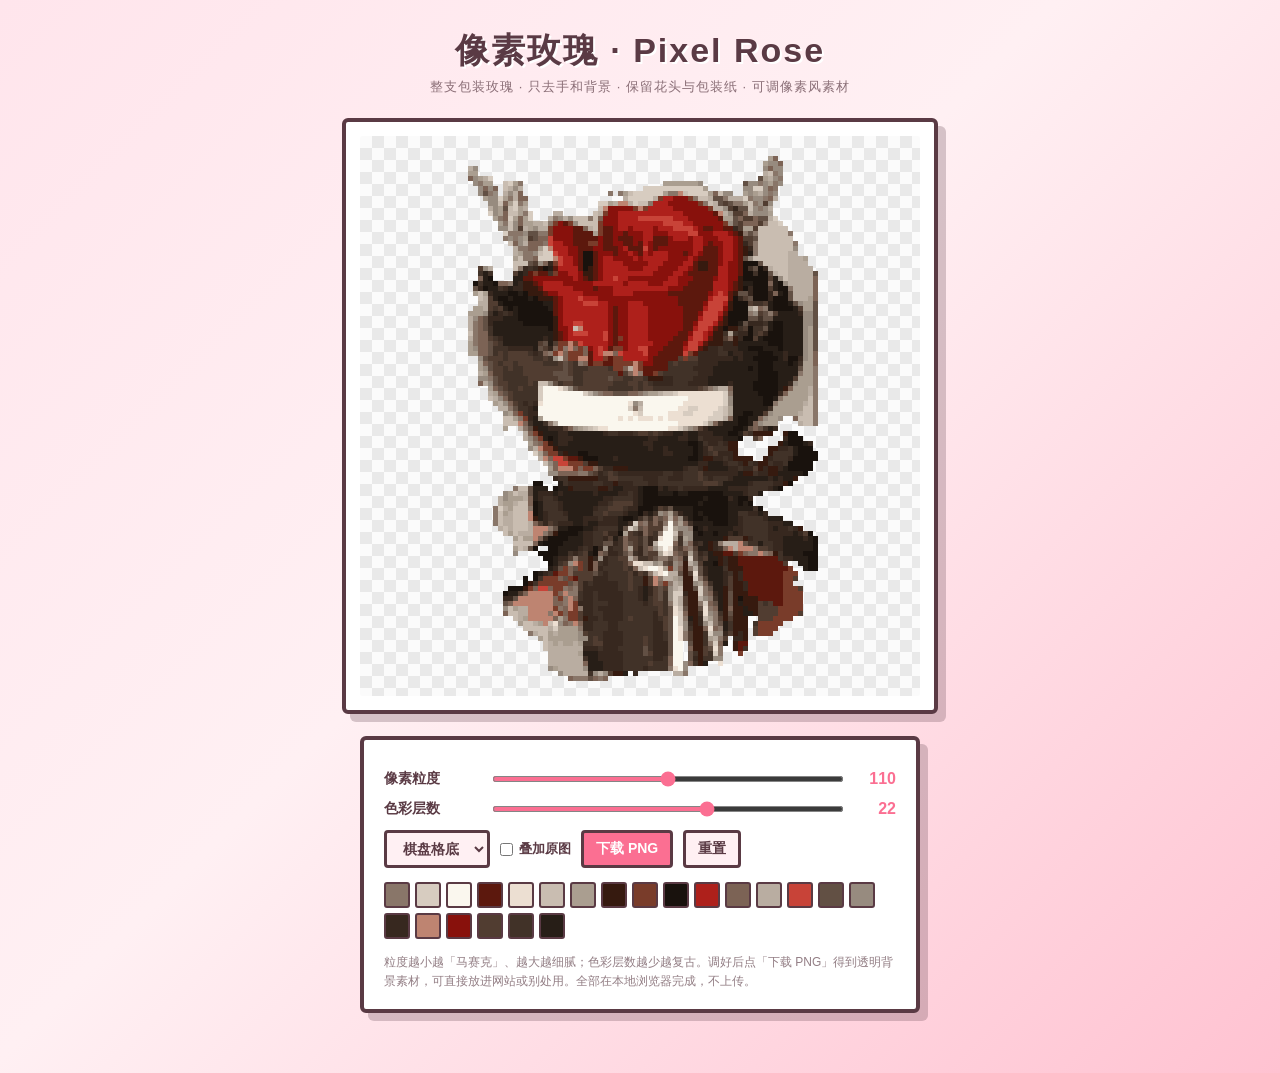
<file: archive/pixel-flower/pixel_flower.html>
<!DOCTYPE html>
<html lang="zh">
<head>
<meta charset="UTF-8">
<meta name="viewport" content="width=device-width, initial-scale=1.0">
<title>像素玫瑰 · Pixel Rose</title>
<style>
  :root{--pink:#ff8fab;--pink-d:#fb6f92;--cream:#fff0f3;--ink:#5a3a44;}
  *{box-sizing:border-box;margin:0;padding:0;}
  body{min-height:100vh;font-family:"Segoe UI","Microsoft YaHei",sans-serif;color:var(--ink);
    background:linear-gradient(135deg,#ffe5ec 0%,#fff0f3 45%,#ffc2d1 100%);
    display:flex;flex-direction:column;align-items:center;padding:28px 16px 60px;}
  h1{font-size:clamp(22px,4vw,34px);letter-spacing:2px;margin-bottom:4px;
    text-shadow:2px 2px 0 #fff;}
  .sub{font-size:13px;opacity:.7;margin-bottom:22px;letter-spacing:1px;}
  .frame{background:#fff;border:4px solid var(--ink);border-radius:6px;
    box-shadow:8px 8px 0 rgba(90,58,68,.25);padding:14px;max-width:94vw;}
  .stage{position:relative;width:min(88vw,560px);height:min(88vw,560px);
    display:flex;align-items:center;justify-content:center;overflow:hidden;border-radius:3px;}
  .stage.checker{background-image:linear-gradient(45deg,#e9e9e9 25%,transparent 25%),
    linear-gradient(-45deg,#e9e9e9 25%,transparent 25%),linear-gradient(45deg,transparent 75%,#e9e9e9 75%),
    linear-gradient(-45deg,transparent 75%,#e9e9e9 75%);
    background-size:24px 24px;background-position:0 0,0 12px,12px -12px,-12px 0;background-color:#fbfbfb;}
  .stage.white{background:#fff;}
  .stage.dark{background:#2b2b33;}
  canvas{image-rendering:pixelated;image-rendering:crisp-edges;max-width:100%;max-height:100%;}
  #src{position:absolute;inset:0;margin:auto;max-width:100%;max-height:100%;opacity:0;pointer-events:none;transition:opacity .2s;image-rendering:auto;}
  #src.show{opacity:.55;}
  .panel{margin-top:22px;width:min(92vw,560px);background:#fff;border:4px solid var(--ink);
    border-radius:6px;box-shadow:8px 8px 0 rgba(90,58,68,.25);padding:18px 20px;}
  .row{display:flex;align-items:center;gap:12px;margin:12px 0;}
  .row label{width:96px;font-size:14px;font-weight:600;flex-shrink:0;}
  .row input[type=range]{flex:1;accent-color:var(--pink-d);height:6px;}
  .val{width:40px;text-align:right;font-variant-numeric:tabular-nums;font-weight:700;color:var(--pink-d);}
  .opts{display:flex;flex-wrap:wrap;gap:10px;align-items:center;margin-top:6px;}
  select,button{font-family:inherit;font-size:14px;border:3px solid var(--ink);border-radius:4px;
    padding:7px 12px;background:var(--cream);color:var(--ink);cursor:pointer;font-weight:600;}
  button:hover,select:hover{background:#ffe0e8;}
  button.primary{background:var(--pink-d);color:#fff;}
  button.primary:hover{background:var(--pink);}
  .chk{display:flex;align-items:center;gap:6px;font-size:13px;font-weight:600;cursor:pointer;}
  .pal{display:flex;flex-wrap:wrap;gap:5px;margin-top:14px;}
  .sw{width:26px;height:26px;border:2px solid var(--ink);border-radius:3px;}
  .hint{font-size:12px;opacity:.65;margin-top:14px;line-height:1.6;}
</style>
</head>
<body>
  <h1>像素玫瑰 · Pixel Rose</h1>
  <div class="sub">整支包装玫瑰 · 只去手和背景 · 保留花头与包装纸 · 可调像素风素材</div>
  <div class="frame">
    <div class="stage checker" id="stage">
      <canvas id="disp"></canvas>
      <img id="src" alt="source">
    </div>
  </div>
  <div class="panel">
    <div class="row"><label>像素粒度</label><input id="grid" type="range" min="40" max="180" value="110"><span class="val" id="gridv">110</span></div>
    <div class="row"><label>色彩层数</label><input id="colors" type="range" min="6" max="32" value="22"><span class="val" id="colorsv">22</span></div>
    <div class="opts">
      <select id="bg"><option value="checker">棋盘格底</option><option value="white">白底</option><option value="dark">深色底</option></select>
      <label class="chk"><input type="checkbox" id="showsrc"> 叠加原图</label>
      <button class="primary" id="dl">下载 PNG</button>
      <button id="reset">重置</button>
    </div>
    <div class="pal" id="pal"></div>
    <div class="hint">粒度越小越「马赛克」、越大越细腻；色彩层数越少越复古。调好后点「下载 PNG」得到透明背景素材，可直接放进网站或别处用。全部在本地浏览器完成，不上传。</div>
  </div>
<script>
const SRC="[data-uri]";
const disp=document.getElementById('disp'),dctx=disp.getContext('2d');
const small=document.createElement('canvas'),sctx=small.getContext('2d');
const srcImg=document.getElementById('src'),stage=document.getElementById('stage');
const gridS=document.getElementById('grid'),colS=document.getElementById('colors');
const gridv=document.getElementById('gridv'),colorsv=document.getElementById('colorsv');
const palBox=document.getElementById('pal');
let srcData=null,sw=0,sh=0;
function rng(seed){let s=seed>>>0;return()=>{s=(s*1664525+1013904223)>>>0;return s/4294967296;};}
const img=new Image();
img.onload=function(){sw=img.naturalWidth;sh=img.naturalHeight;const c=document.createElement('canvas');c.width=sw;c.height=sh;const x=c.getContext('2d');x.drawImage(img,0,0);srcData=x.getImageData(0,0,sw,sh);srcImg.src=SRC;render();};
img.src=SRC;
function downsample(grid){let gw,gh;if(sw>=sh){gw=grid;gh=Math.max(1,Math.round(grid*sh/sw));}else{gh=grid;gw=Math.max(1,Math.round(grid*sw/sh));}
  const data=srcData.data,bw=sw/gw,bh=sh/gh,out=[];
  for(let gy=0;gy<gh;gy++){for(let gx=0;gx<gw;gx++){const x0=Math.floor(gx*bw),x1=Math.max(x0+1,Math.floor((gx+1)*bw)),y0=Math.floor(gy*bh),y1=Math.max(y0+1,Math.floor((gy+1)*bh));
    let r=0,g=0,b=0,a=0,n=0;for(let y=y0;y<y1;y++)for(let x=x0;x<x1;x++){const i=(y*sw+x)*4;r+=data[i];g+=data[i+1];b+=data[i+2];a+=data[i+3];n++;}
    out.push([r/n,g/n,b/n,a/n]);}}
  return{gw,gh,out};}
function kmeans(pts,k,seed){const rand=rng(seed);const C=[];const used=new Set();let guard=0;
  while(C.length<k&&guard++<k*50){const i=Math.floor(rand()*pts.length);if(!used.has(i)){used.add(i);C.push(pts[i].slice());}}
  while(C.length<k)C.push(pts[Math.floor(rand()*pts.length)].slice());
  for(let it=0;it<24;it++){const groups=Array.from({length:k},()=>[]);
    for(const p of pts){let bi=0,bd=1e18;for(let j=0;j<k;j++){const dr=p[0]-C[j][0],dg=p[1]-C[j][1],db=p[2]-C[j][2],dd=dr*dr+dg*dg+db*db;if(dd<bd){bd=dd;bi=j;}}groups[bi].push(p);}
    for(let j=0;j<k;j++){if(groups[j].length){let r=0,g=0,b=0;for(const p of groups[j]){r+=p[0];g+=p[1];b+=p[2];}const n=groups[j].length;C[j]=[r/n,g/n,b/n];}}}
  return C;}
function render(){if(!srcData)return;const grid=+gridS.value,colors=+colS.value;gridv.textContent=grid;colorsv.textContent=colors;
  const{gw,gh,out}=downsample(grid);const pts=[],idx=[];out.forEach((c,i)=>{if(c[3]>128){pts.push([c[0],c[1],c[2]]);idx.push(i);}});
  const k=Math.min(colors,Math.max(1,pts.length));const pal=kmeans(pts,k,12345);
  const gimg=new ImageData(gw,gh);
  for(let i=0;i<out.length;i++){const c=out[i],o=i*4;if(c[3]>128){let bi=0,bd=1e18;for(let j=0;j<pal.length;j++){const dr=c[0]-pal[j][0],dg=c[1]-pal[j][1],db=c[2]-pal[j][2],dd=dr*dr+dg*dg+db*db;if(dd<bd){bd=dd;bi=j;}}gimg.data[o]=pal[bi][0];gimg.data[o+1]=pal[bi][1];gimg.data[o+2]=pal[bi][2];gimg.data[o+3]=255;}else gimg.data[o+3]=0;}
  small.width=gw;small.height=gh;sctx.putImageData(gimg,0,0);
  const block=Math.max(4,Math.floor(560/Math.max(gw,gh)));disp.width=gw*block;disp.height=gh*block;
  dctx.imageSmoothingEnabled=false;dctx.clearRect(0,0,disp.width,disp.height);dctx.drawImage(small,0,0,disp.width,disp.height);
  palBox.innerHTML='';pal.forEach(c=>{const d=document.createElement('div');d.className='sw';const hex='#'+[c[0],c[1],c[2]].map(v=>Math.round(v).toString(16).padStart(2,'0')).join('');d.style.background=hex;d.title=hex;palBox.appendChild(d);});}
gridS.addEventListener('input',render);colS.addEventListener('input',render);
document.getElementById('bg').addEventListener('change',e=>{stage.className='stage '+e.target.value;});
document.getElementById('showsrc').addEventListener('change',e=>{srcImg.classList.toggle('show',e.target.checked);});
document.getElementById('reset').addEventListener('click',()=>{gridS.value=110;colS.value=22;document.getElementById('bg').value='checker';stage.className='stage checker';document.getElementById('showsrc').checked=false;srcImg.classList.remove('show');render();});
document.getElementById('dl').addEventListener('click',()=>{try{const a=document.createElement('a');a.download='pixel_flower.png';a.href=disp.toDataURL('image/png');a.click();}catch(err){alert('导出失败：'+err.message);}});
</script>
</body>
</html>
</file>
<file: styles.css>
:root {
  --bg: #03050a;
  --glass: rgba(9, 15, 27, 0.66);
  --glass-strong: rgba(8, 13, 24, 0.9);
  --edge: rgba(140, 200, 255, 0.16);
  --text: #e8f1ff;
  --muted: #93a7c2;
  --accent: #66e0ff;
  --accent-2: #ffd166;
  --good: #5dffa0;
  --warn: #ff7a6b;
  --radius: 16px;
  --safe-b: env(safe-area-inset-bottom, 0px);
  --safe-t: env(safe-area-inset-top, 0px);
  --font: "PingFang SC", "HarmonyOS Sans SC", "MiSans", "Noto Sans SC", "Microsoft YaHei", system-ui, -apple-system, "Segoe UI", sans-serif;
}

* { box-sizing: border-box; -webkit-tap-highlight-color: transparent; }
html, body {
  margin: 0; height: 100%; background: var(--bg); color: var(--text);
  font-family: var(--font); overflow: hidden; overscroll-behavior: none;
  -webkit-font-smoothing: antialiased;
}
body { position: fixed; inset: 0; }
canvas#gl, canvas#overlay { position: fixed; inset: 0; width: 100vw; height: 100vh; display: block; touch-action: none; }
canvas#gl { z-index: 0; }
canvas#overlay { pointer-events: none; z-index: 1; }
video#cam { position: fixed; width: 1px; height: 1px; opacity: 0; pointer-events: none; }
button { font: inherit; color: inherit; cursor: pointer; border: 0; background: none; }
a { color: var(--accent); text-underline-offset: 3px; }

.glass {
  background: var(--glass);
  border: 1px solid var(--edge);
  border-radius: var(--radius);
  backdrop-filter: blur(16px) saturate(1.35);
  -webkit-backdrop-filter: blur(16px) saturate(1.35);
  box-shadow: 0 12px 44px rgba(0, 0, 0, 0.42), inset 0 1px 0 rgba(255, 255, 255, 0.05);
}

/* ---------- top bar */
.topbar {
  position: fixed; top: 0; left: 0; right: 0; z-index: 20;
  display: flex; align-items: center; justify-content: space-between; gap: 10px;
  padding: calc(10px + var(--safe-t)) 14px 10px;
  background: linear-gradient(180deg, rgba(3, 5, 10, 0.72), rgba(3, 5, 10, 0));
  pointer-events: none;
}
.topbar button { pointer-events: auto; }
.brand { display: flex; align-items: center; gap: 9px; min-width: 0; }
.brand-text { min-width: 0; }
.brand-name { font-weight: 800; font-size: 18px; letter-spacing: 0.1em; line-height: 1.1; }
.brand-sub { color: var(--muted); font-size: 10.5px; letter-spacing: 0.08em; margin-top: 1px; }
.logo { width: 30px; height: 30px; border-radius: 50%; border: 1.5px solid var(--accent); position: relative; flex: none; box-shadow: 0 0 16px rgba(102, 224, 255, 0.5); }
.logo span { position: absolute; inset: 9px; border-radius: 50%; background: var(--accent-2); box-shadow: 0 0 12px var(--accent-2); }
.logo.big { width: 62px; height: 62px; margin: 0 auto 10px; }
.logo.big span { inset: 20px; }

.top-actions { display: flex; gap: 8px; align-items: center; }
.round {
  width: 40px; height: 40px; border-radius: 50%; display: grid; place-items: center;
  background: var(--glass); border: 1px solid var(--edge); backdrop-filter: blur(12px);
  font-size: 17px; transition: border-color 0.2s, background 0.2s, transform 0.1s;
}
.round.on { border-color: rgba(102, 224, 255, 0.7); box-shadow: 0 0 16px rgba(102, 224, 255, 0.35); }
.round:active { transform: scale(0.94); }

/* ---------- current model card */
.now-card {
  position: fixed; z-index: 15; top: calc(62px + var(--safe-t)); left: 12px; right: 12px;
  padding: 13px 15px 12px; pointer-events: none;
  background: linear-gradient(180deg, rgba(10, 17, 30, 0.78), rgba(8, 13, 24, 0.5));
}
.now-card button { pointer-events: auto; }
.now-head { display: flex; align-items: center; justify-content: space-between; gap: 10px; }
.cat {
  display: inline-block; font-size: 10.5px; letter-spacing: 0.14em;
  color: var(--accent); border: 1px solid rgba(102, 224, 255, 0.32);
  padding: 2px 9px; border-radius: 99px; background: rgba(102, 224, 255, 0.07);
}
.ghost { color: var(--muted); font-size: 12px; padding: 2px 4px; }
.ghost:hover { color: var(--text); }
.now-card h1 { margin: 7px 0 2px; font-size: 25px; line-height: 1.15; letter-spacing: 0.02em; font-weight: 800; }
.fact { margin: 0; color: var(--muted); font-size: 12px; line-height: 1.45; }
.now-status { display: flex; gap: 6px; flex-wrap: wrap; margin-top: 8px; }

.k { color: var(--muted); font-size: 10.5px; letter-spacing: 0.1em; }
.pill {
  display: inline-block; font-size: 11.5px; font-weight: 700; padding: 3px 9px; border-radius: 99px;
  background: rgba(255, 255, 255, 0.06); border: 1px solid rgba(255, 255, 255, 0.1);
  letter-spacing: 0.03em; white-space: nowrap;
}
.pill[data-state="sphere"] { color: var(--accent); border-color: rgba(102, 224, 255, 0.5); background: rgba(102, 224, 255, 0.09); }
.pill[data-state="formed"] { color: var(--good); border-color: rgba(93, 255, 160, 0.5); background: rgba(93, 255, 160, 0.08); }
.pill[data-state="dissolve"] { color: var(--warn); border-color: rgba(255, 122, 107, 0.5); background: rgba(255, 122, 107, 0.08); }
.pill.pose { color: #cfe0f7; }

/* ---------- catalog */
.catalog {
  position: fixed; z-index: 12; left: 0; right: 0;
  bottom: calc(84px + var(--safe-b));
  display: flex; flex-direction: column; gap: 6px; padding: 0 0 4px;
}
.tabs, .chips {
  display: flex; flex-wrap: nowrap; gap: 6px; overflow-x: auto; overflow-y: hidden;
  padding: 0 12px; scrollbar-width: none; -webkit-overflow-scrolling: touch;
}
.tabs::-webkit-scrollbar, .chips::-webkit-scrollbar { display: none; }
.tabs { scroll-snap-type: x proximity; }
.tab {
  flex: none; font-size: 11.5px; padding: 6px 11px; border-radius: 99px;
  background: rgba(8, 13, 24, 0.5); border: 1px solid rgba(255, 255, 255, 0.09);
  color: var(--muted); backdrop-filter: blur(10px); scroll-snap-align: start;
}
.tab.active { color: #fff; border-color: rgba(102, 224, 255, 0.55); background: rgba(102, 224, 255, 0.14); }
.chip {
  flex: none; white-space: nowrap; font-size: 12px; padding: 6px 11px; border-radius: 99px;
  background: rgba(8, 13, 24, 0.55); border: 1px solid rgba(255, 255, 255, 0.09);
  display: inline-flex; align-items: center; gap: 6px; backdrop-filter: blur(10px);
  transition: border-color 0.15s, background 0.15s;
}
.chip[hidden] { display: none; }
.chip i { width: 7px; height: 7px; border-radius: 50%; display: inline-block; box-shadow: 0 0 8px currentColor; flex: none; }
.chip.active { background: rgba(102, 224, 255, 0.16); border-color: var(--accent); color: #fff; }

/* ---------- action bar */
.actions {
  position: fixed; z-index: 30; left: 0; right: 0; bottom: 0;
  display: grid; grid-template-columns: repeat(4, 1fr); gap: 2px;
  padding: 6px 6px calc(6px + var(--safe-b));
  border-radius: 18px 18px 0 0; border-bottom: 0;
  background: var(--glass-strong);
}
.actions button {
  display: flex; flex-direction: column; align-items: center; justify-content: center; gap: 3px;
  min-height: 54px; border-radius: 12px; transition: background 0.15s, transform 0.1s;
}
.actions button span { font-size: 21px; line-height: 1; }
.actions button small { font-size: 10.5px; color: var(--muted); letter-spacing: 0.08em; }
.actions button:active { background: rgba(102, 224, 255, 0.12); transform: scale(0.97); }

/* ---------- sheets */
.backdrop {
  position: fixed; inset: 0; z-index: 35; background: rgba(0, 0, 0, 0.52);
  backdrop-filter: blur(2px); animation: fadeIn 0.2s ease;
}
.backdrop[hidden] { display: none; }
.sheet {
  position: fixed; z-index: 40; left: 0; right: 0; bottom: 0;
  max-height: 82dvh; overflow: hidden; display: flex; flex-direction: column;
  border-radius: 22px 22px 0 0; border-bottom: 0;
  background: var(--glass-strong);
  padding-bottom: var(--safe-b);
  animation: sheetIn 0.28s cubic-bezier(0.2, 0.8, 0.3, 1);
}
.sheet[hidden] { display: none; }
.sheet-head {
  display: flex; align-items: center; justify-content: space-between;
  padding: 15px 18px 11px; border-bottom: 1px solid rgba(255, 255, 255, 0.07);
}
.sheet-head b { font-size: 15px; letter-spacing: 0.04em; }
.sheet-body { padding: 14px 18px 20px; overflow-y: auto; -webkit-overflow-scrolling: touch; }
.sheet-body section + section { margin-top: 16px; }
.status .row { display: flex; justify-content: space-between; align-items: center; margin: 7px 0; }
.pill.pose { text-transform: none; }

.sensitivity { margin-top: 14px; }
.sensitivity-head { display: flex; align-items: center; justify-content: space-between; gap: 8px; flex-wrap: wrap; }
.sensitivity select {
  max-width: 150px; padding: 6px 9px; border: 1px solid rgba(255, 255, 255, 0.16);
  border-radius: 8px; background: #101826; color: var(--text); font: inherit; font-size: 12px;
}
.sensitivity .hint { margin-top: 5px; color: var(--muted); font-size: 11px; line-height: 1.4; }
.meter { margin-top: 12px; }
.meter-head { display: flex; justify-content: space-between; align-items: baseline; margin-bottom: 5px; }
.meter-head b { font-size: 13px; font-variant-numeric: tabular-nums; }
.bar { height: 6px; background: rgba(255, 255, 255, 0.08); border-radius: 99px; overflow: hidden; }
.bar i { display: block; height: 100%; width: 0%; background: linear-gradient(90deg, var(--accent), var(--accent-2)); border-radius: 99px; transition: width 0.08s linear; }
.explode input[type="range"] { width: 100%; accent-color: var(--accent-2); }
.explode .hint { color: var(--muted); font-size: 11px; margin-top: 2px; }
.guide { list-style: none; padding: 0; margin: 6px 0 0; }
.guide li {
  display: grid; grid-template-columns: 28px 1fr; gap: 8px; align-items: center;
  padding: 7px 8px; border-radius: 10px; font-size: 12.5px; color: var(--muted);
  transition: background 0.2s, color 0.2s;
}
.guide li .e { font-size: 18px; text-align: center; }
.guide li b { color: var(--text); font-weight: 650; }
.guide li.hot { background: rgba(102, 224, 255, 0.1); color: var(--text); box-shadow: inset 0 0 0 1px rgba(102, 224, 255, 0.25); }
.hint { color: var(--muted); font-size: 11.5px; line-height: 1.5; }
.privacy { margin-top: 14px; }

/* ---------- tools */
#stats { font-size: 11px; color: var(--muted); padding: 8px 10px; line-height: 1.55; background: rgba(255, 255, 255, 0.035); border-radius: 10px; font-variant-numeric: tabular-nums; }
#stats b { color: var(--text); font-weight: 650; }
.tool-grid { display: grid; grid-template-columns: repeat(4, 1fr); gap: 7px; margin-top: 12px; }
.tool {
  display: flex; flex-direction: column; align-items: center; justify-content: center; gap: 4px;
  min-height: 62px; border-radius: 12px; background: rgba(255, 255, 255, 0.05);
  border: 1px solid rgba(255, 255, 255, 0.09); transition: background 0.15s, border-color 0.15s;
}
.tool span { font-size: 19px; line-height: 1; }
.tool small { font-size: 10.5px; color: var(--muted); }
.tool.on { border-color: rgba(102, 224, 255, 0.55); background: rgba(102, 224, 255, 0.1); }
.tool:active { transform: scale(0.97); }

/* ---------- part card */
.part-card {
  position: fixed; z-index: 45; left: 10px; right: 10px; bottom: calc(78px + var(--safe-b));
  max-height: 52dvh; overflow-y: auto; padding: 14px 15px; font-size: 13px;
  border-radius: 18px; background: var(--glass-strong);
  animation: sheetIn 0.24s cubic-bezier(0.2, 0.8, 0.3, 1);
}
.part-card[hidden], .quiz[hidden] { display: none; }
.part-card .phead { display: flex; align-items: center; gap: 8px; }
.part-card .swatch { width: 11px; height: 11px; border-radius: 50%; box-shadow: 0 0 10px currentColor; flex: none; }
.part-card .pname { font-weight: 800; font-size: 17px; flex: 1; }
.part-card .pinfo { margin: 8px 0 5px; line-height: 1.5; }
.part-card .pmodel, .part-card .phint { color: var(--muted); font-size: 11px; line-height: 1.4; }
.part-card .pactions { display: flex; gap: 7px; margin: 10px 0 7px; }
.part-card .pactions button {
  flex: 1; background: rgba(255, 255, 255, 0.06); border: 1px solid rgba(255, 255, 255, 0.12);
  border-radius: 9px; padding: 8px; font-size: 12px;
}
.part-card.pulled { border-color: rgba(255, 159, 67, 0.7); box-shadow: 0 0 26px rgba(255, 159, 67, 0.25); }
.x { background: transparent; border: none; color: var(--muted); font-size: 15px; padding: 4px 6px; line-height: 1; }
.x:hover { color: var(--text); }

/* ---------- quiz */
.quiz {
  position: fixed; z-index: 32; left: 50%; top: calc(66px + var(--safe-t)); transform: translateX(-50%);
  width: min(420px, calc(100vw - 24px)); padding: 12px 42px 12px 16px;
  text-align: center; background: var(--glass-strong);
  animation: dropIn 0.25s ease;
}
.quiz .q { font-weight: 800; font-size: 18px; }
.quiz .qs { color: var(--muted); font-size: 11.5px; margin-top: 3px; }
.quiz .qf { margin-top: 6px; font-size: 12.5px; line-height: 1.4; }
.quiz-on .now-card { display: none; }
.quiz.good { border-color: rgba(93, 255, 160, 0.6); }
.quiz.bad { border-color: rgba(255, 122, 107, 0.6); }
.quiz .x { position: absolute; right: 8px; top: 8px; }
.rec { color: #ff5a5a; font-weight: 700; }

/* ---------- titles, toast */
.big-title { display: none; }
.toast {
  position: fixed; z-index: 60; left: 50%; bottom: calc(192px + var(--safe-b));
  transform: translate(-50%, 8px); max-width: calc(100vw - 32px);
  background: rgba(8, 14, 24, 0.92); border: 1px solid var(--edge);
  padding: 9px 16px; border-radius: 99px; font-size: 12.5px; line-height: 1.35;
  opacity: 0; transition: opacity 0.22s, transform 0.22s; pointer-events: none;
  text-align: center; box-shadow: 0 10px 30px rgba(0, 0, 0, 0.4);
}
.toast.show { opacity: 1; transform: translate(-50%, 0); }

/* ---------- start overlay */
.start {
  position: fixed; inset: 0; z-index: 100; display: grid; place-items: center; padding: 14px;
  background: radial-gradient(ellipse at 50% 35%, rgba(24, 48, 82, 0.6), rgba(0, 0, 0, 0.9));
}
.start[hidden] { display: none; }
.start-card {
  width: min(560px, 100%); max-height: calc(100dvh - 28px); overflow-y: auto;
  padding: 24px 20px calc(22px + var(--safe-b)); text-align: center;
  background: rgba(8, 13, 24, 0.86);
  display: flex; flex-direction: column; align-items: center; justify-content: center;
  min-height: min(78dvh, 600px);
}
.start-card .hero-title {
  margin: 0; font-size: clamp(64px, 22vw, 140px); letter-spacing: 0.18em; font-weight: 900;
  line-height: 1.1;
  background: linear-gradient(135deg, #66e0ff 0%, #ffd166 50%, #ff8fab 100%);
  -webkit-background-clip: text; -webkit-text-fill-color: transparent;
  background-clip: text;
  filter: drop-shadow(0 2px 24px rgba(102, 224, 255, 0.25));
}
.start-card .hero-sub {
  color: rgba(255, 255, 255, 0.5); font-size: clamp(15px, 4.5vw, 24px);
  letter-spacing: 0.4em; margin: 16px 0 0; font-weight: 300;
}
.start-card h1 { margin: 2px 0 4px; font-size: 31px; letter-spacing: 0.12em; font-weight: 800; }
.start-card p { color: var(--muted); margin: 0 0 10px; line-height: 1.6; font-size: 13px; }
.start-card .lead { color: var(--accent-2); font-size: 14px; letter-spacing: 0.04em; margin-bottom: 12px; }
.steps { text-align: left; color: var(--muted); line-height: 1.6; margin: 4px 0 16px; padding-left: 20px; font-size: 13px; }
.steps li { margin-bottom: 5px; }
.steps b { color: var(--text); }
.start-buttons { display: flex; gap: 9px; justify-content: center; flex-wrap: wrap; margin-top: auto; padding-top: 32px; }
.start-buttons button {
  padding: 12px 20px; font-size: 14.5px; border-radius: 12px;
  background: rgba(255, 255, 255, 0.06); border: 1px solid rgba(255, 255, 255, 0.14);
}
.start-buttons .primary {
  background: linear-gradient(90deg, rgba(102, 224, 255, 0.4), rgba(255, 209, 102, 0.34));
  border-color: rgba(102, 224, 255, 0.7); font-weight: 700;
}
.start-msg { min-height: 1.4em; margin-top: 11px !important; color: var(--accent-2) !important; font-size: 12px !important; }
.start-card .privacy { font-size: 11px; margin: 8px 0 0; }

button:focus-visible, select:focus-visible, a:focus-visible { outline: 2px solid var(--accent); outline-offset: 2px; }

@keyframes sheetIn { from { transform: translateY(60px); opacity: 0; } to { transform: none; opacity: 1; } }
@keyframes dropIn { from { transform: translate(-50%, -8px); opacity: 0; } to { transform: translate(-50%, 0); opacity: 1; } }
@keyframes fadeIn { from { opacity: 0; } to { opacity: 1; } }

/* ---------- tablets and desktop */
@media (min-width: 720px) {
  .now-card { right: auto; width: 370px; left: 20px; }
  .catalog { align-items: center; }
  .tabs, .chips { justify-content: center; flex-wrap: wrap; overflow: visible; padding: 0 20px; }
  .actions { left: 50%; right: auto; transform: translateX(-50%); width: min(560px, calc(100vw - 40px)); border-radius: 18px; bottom: 14px; padding-bottom: 6px; }
  .catalog { bottom: 96px; }
  .toast { bottom: 108px; }
  .part-card { left: auto; right: 20px; bottom: 90px; width: 340px; }
}

@media (min-width: 1000px) {
  .topbar { padding: 18px 24px; }
  .brand-name { font-size: 20px; }
  .now-card { top: 88px; left: 28px; width: 390px; padding: 16px 18px; }
  .now-card h1 { font-size: 29px; }
  .fact { font-size: 12.5px; }
  .catalog { bottom: 24px; left: 50%; transform: translateX(-50%); width: min(1080px, calc(100vw - 40px)); }
  .actions { left: auto; right: 28px; transform: none; width: 380px; bottom: 88px; border-radius: 16px; }
  .toast { bottom: 170px; }
  .sheet {
    left: 50%; right: auto; bottom: auto; top: 50%; transform: translate(-50%, -50%);
    width: min(560px, calc(100vw - 40px)); max-height: 82vh; border-radius: 20px;
    padding-bottom: 0; animation: modalIn 0.22s ease;
  }
  .sheet-head { padding: 16px 20px 12px; }
  .sheet-body { padding: 16px 20px 22px; }
  .part-card { bottom: 176px; right: 28px; animation: none; }
  .quiz { top: 80px; }
}
@keyframes modalIn { from { transform: translate(-50%, -47%); opacity: 0; } to { transform: translate(-50%, -50%); opacity: 1; } }

@media (max-height: 660px) {
  .start-card { padding-top: 16px; min-height: auto; }
  .start-card .hero-title { font-size: clamp(40px, 12vw, 80px); }
  .start-card .hero-sub { font-size: clamp(12px, 3vw, 16px); }
  .start-buttons { padding-top: 20px; }
  .start-card p { font-size: 12px; }
}

@media (prefers-reduced-motion: reduce) {
  *, *::before, *::after { animation-duration: 0.001ms !important; transition-duration: 0.001ms !important; }
}
</file>
<file: archive/four-seasons/fonts/fonts.css>
/* 站内自托管字体子集：仅包含本站实际用到的字形 */
@font-face{font-family:'Cormorant Garamond';font-style:normal;font-weight:500;font-display:swap;src:url('cormorant-garamond-500.woff2') format('woff2');}
@font-face{font-family:'Cormorant Garamond';font-style:normal;font-weight:600;font-display:swap;src:url('cormorant-garamond-600.woff2') format('woff2');}
@font-face{font-family:'Cormorant Garamond';font-style:normal;font-weight:700;font-display:swap;src:url('cormorant-garamond-700.woff2') format('woff2');}
@font-face{font-family:'Cormorant Garamond';font-style:italic;font-weight:500;font-display:swap;src:url('cormorant-garamond-500-italic.woff2') format('woff2');}
@font-face{font-family:'Cormorant Garamond';font-style:italic;font-weight:600;font-display:swap;src:url('cormorant-garamond-600-italic.woff2') format('woff2');}
@font-face{font-family:'Noto Serif SC';font-style:normal;font-weight:400;font-display:swap;src:url('noto-serif-sc-400.woff2') format('woff2');}
@font-face{font-family:'Noto Serif SC';font-style:normal;font-weight:600;font-display:swap;src:url('noto-serif-sc-600.woff2') format('woff2');}
@font-face{font-family:'Ma Shan Zheng';font-style:normal;font-weight:400;font-display:swap;src:url('ma-shan-zheng-400.woff2') format('woff2');}
</file>
<file: fonts/fonts.css>
/* 站内自托管字体子集：仅包含本站实际用到的字形 */
@font-face{font-family:'Cormorant Garamond';font-style:normal;font-weight:500;font-display:swap;src:url('cormorant-garamond-500.woff2') format('woff2');}
@font-face{font-family:'Cormorant Garamond';font-style:normal;font-weight:600;font-display:swap;src:url('cormorant-garamond-600.woff2') format('woff2');}
@font-face{font-family:'Cormorant Garamond';font-style:normal;font-weight:700;font-display:swap;src:url('cormorant-garamond-700.woff2') format('woff2');}
@font-face{font-family:'Cormorant Garamond';font-style:italic;font-weight:500;font-display:swap;src:url('cormorant-garamond-500-italic.woff2') format('woff2');}
@font-face{font-family:'Cormorant Garamond';font-style:italic;font-weight:600;font-display:swap;src:url('cormorant-garamond-600-italic.woff2') format('woff2');}
@font-face{font-family:'Noto Serif SC';font-style:normal;font-weight:400;font-display:swap;src:url('noto-serif-sc-400.woff2') format('woff2');}
@font-face{font-family:'Noto Serif SC';font-style:normal;font-weight:600;font-display:swap;src:url('noto-serif-sc-600.woff2') format('woff2');}
@font-face{font-family:'Ma Shan Zheng';font-style:normal;font-weight:400;font-display:swap;src:url('ma-shan-zheng-400.woff2') format('woff2');}
</file>
